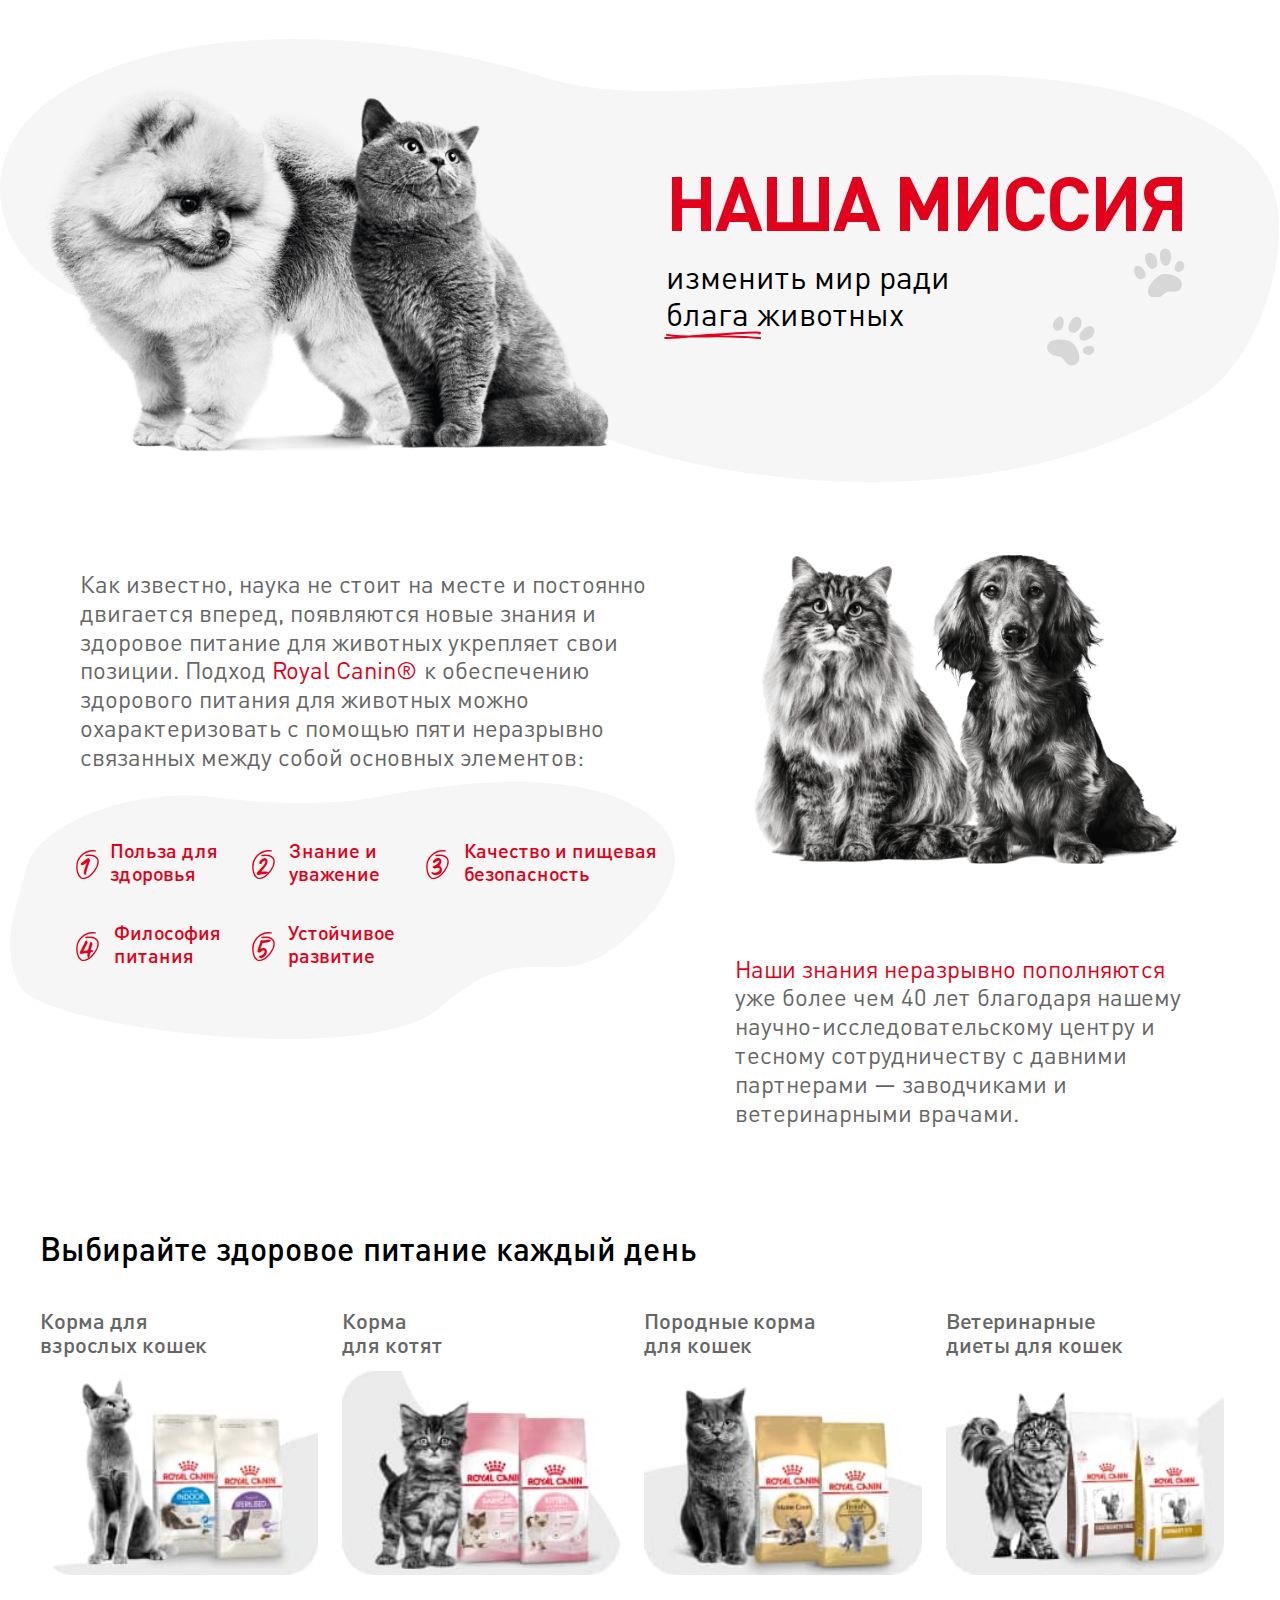
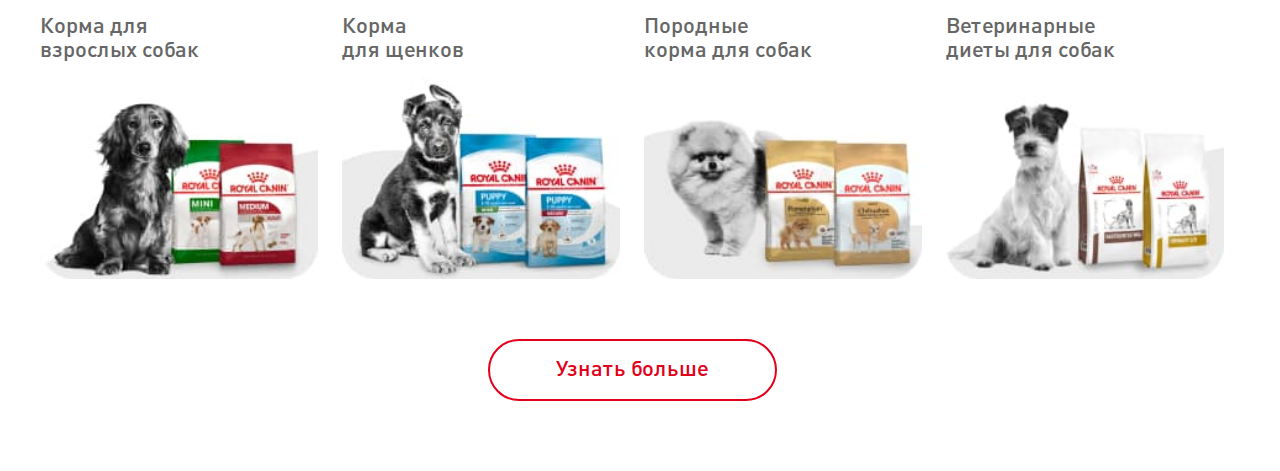
<file: index.html>
<!DOCTYPE html><html lang="ru"><head><meta charset="UTF-8"><meta http-equiv="X-UA-Compatible" content="IE=edge"><meta name="viewport" content="width=device-width,initial-scale=1"><link rel="preload" href="/fonts/DINPro-Regular.woff" as="font" type="font/woff" crossorigin><link rel="preload" href="/fonts/DINPro-Regular.woff2" as="font" type="font/woff2" crossorigin><link rel="preload" href="/fonts/DINPro-Medium.woff" as="font" type="font/woff" crossorigin><link rel="preload" href="/fonts/DINPro-Medium.woff2" as="font" type="font/woff2" crossorigin><link rel="preload" href="/fonts/DINPro-Bold.woff" as="font" type="font/woff" crossorigin><link rel="preload" href="/fonts/DINPro-Bold.woff2" as="font" type="font/woff2" crossorigin><link rel="preload" href="/fonts/Lumios-Marker.woff" as="font" type="font/woff" crossorigin><link rel="preload" href="/fonts/Lumios-Marker.woff2" as="font" type="font/woff2" crossorigin><link rel="stylesheet" href="./css/style.css"><title>Royal Canin - Наша миссия изменить мир ради блага животных.</title></head><body><main><section class="hero-rc"><h1 hidden>Royal Canin - Наша Миссия.</h1><div class="container pic"><div class="hero-rc__wrapper"><picture><source media="(max-width: 767px)" srcset="./images/hero-pets-mobile.png, ./images/hero-pets-mobile@2x.png 2x"><source media="(max-width: 1439px)" srcset="./images/hero-pets-tablet.png, ./images/hero-pets-tablet@2x.png 2x"><img class="hero-rc__image" src="./images/hero-pets-desktop.png" srcset="./images/hero-pets-desktop.png, ./images/hero-pets-desktop@2x.png 2x" width="575" height="384" alt="Собака и кошка."></picture><tgroup class="hero-rc__titles"><h2 class="hero-rc__main-title sup1">Наша миссия</h2><h3 class="hero-rc__subtitle cap1">изменить мир ради<br><span>блага</span> животных</h3></tgroup></div></div></section><section class="advantages-rc"><h2 hidden>Преимущества кормов Royal Canin.</h2><div class="container pic"><div class="advantages-rc__wrapper"><div class="advantages-rc__text-top"><p class="advantages-rc__paragrapgh">Как известно, наука не стоит на месте и постоянно двигается вперед, появляются новые знания и здоровое питание для животных укрепляет свои позиции. Подход <span class="advantages-rc__paragrapgh--red">Royal Canin®</span> к обеспечению здорового питания для животных можно охарактеризовать с помощью пяти неразрывно связанных между собой основных элементов:</p></div><ol class="advantages-rc__list text2"><li class="advantages-rc__item">Польза для<br>здоровья</li><li class="advantages-rc__item">Знание и<br>уважение</li><li class="advantages-rc__item">Качество и пищевая безопасность</li><li class="advantages-rc__item">Философия<br>питания</li><li class="advantages-rc__item">Устойчивое<br>развитие</li></ol><div class="advantages-rc__text-bottom"><p class="advantages-rc__paragrapgh"><span class="advantages-rc__paragrapgh--red">Наши знания неразрывно пополняются</span> уже более чем 40 лет благодаря нашему научно-исследовательскому центру и тесному сотрудничеству с давними партнерами — заводчиками и ветеринарными врачами.</p></div><picture><source media="(max-width: 767px)" srcset="./images/advantages-pets-mobile.png, ./images/advantages-pets-mobile@2x.png 2x"><source media="(max-width: 1439px)" srcset="./images/advantages-pets-tablet.png, ./images/advantages-pets-tablet@2x.png 2x"><img class="advantages-rc__image" src="./images/advantages-pets-desktop.png" srcset="./images/advantages-pets-desktop.png, ./images/advantages-pets-desktop@2x.png 2x" width="537" height="372" alt="Кошка и собака."></picture></div></div></section><section class="foods-rc"><h2 hidden>Выбирайте здоровое питание каждый день.</h2><div class="container pic"><div class="foods-rc__wrapper"><h2 class="foods-rc__title h2">Выбирайте здоровое питание каждый день</h2><ul class="foods-rc__list"><li class="foods-rc__item"><a class="foods-rc__link" href="adult-cats.html"><h3 class="foods-rc__card-title h5">Корма для<br>взрослых кошек</h3><div class="foods-rc__card-picture"><picture><source media="(max-width: 767px)" srcset="./images/foods-adult-cats-mobile.jpg, ./images/foods-adult-cats-mobile@2x.jpg 2x"><source media="(max-width: 1439px)" srcset="./images/foods-adult-cats-tablet.jpg, ./images/foods-adult-cats-tablet@2x.jpg 2x"><img class="foods-rc__image" src="./images/foods-adult-cats-desktop.jpg" srcset="./images/foods-adult-cats-desktop.jpg, ./images/foods-adult-cats-desktop@2x.jpg 2x" width="298" height="154" alt="Кошка рядом с кормом Royal Canin."></picture></div></a></li><li class="foods-rc__item"><a class="foods-rc__link" href="kitten.html"><h3 class="foods-rc__card-title h5">Корма<br>для котят</h3><div class="foods-rc__card-picture"><picture><source media="(max-width: 767px)" srcset="./images/foods-kitten-cats-mobile.jpg, ./images/foods-kitten-cats-mobile@2x.jpg 2x"><source media="(max-width: 1439px)" srcset="./images/foods-kitten-cats-tablet.jpg, ./images/foods-kitten-cats-tablet@2x.jpg 2x"><img class="foods-rc__image" src="./images/foods-kitten-cats-desktop.jpg" srcset="./images/foods-kitten-cats-desktop.jpg, ./images/foods-kitten-cats-desktop@2x.jpg 2x" width="298" height="154" alt="Котёнок рядом с кормом Royal Canin."></picture></div></a></li><li class="foods-rc__item"><a class="foods-rc__link" href="pedigree-cats.html"><h3 class="foods-rc__card-title h5">Породные корма<br>для кошек</h3><div class="foods-rc__card-picture"><picture><source media="(max-width: 767px)" srcset="./images/foods-pedigree-cats-mobile.jpg, ./images/foods-pedigree-cats-mobile@2x.jpg 2x"><source media="(max-width: 1439px)" srcset="./images/foods-pedigree-cats-tablet.jpg, ./images/foods-pedigree-cats-tablet@2x.jpg 2x"><img class="foods-rc__image" src="./images/foods-pedigree-cats-desktop.jpg" srcset="./images/foods-pedigree-cats-desktop.jpg, ./images/foods-pedigree-cats-desktop@2x.jpg 2x" width="298" height="154" alt="Кот рядом с кормом Royal Canin."></picture></div></a></li><li class="foods-rc__item"><a class="foods-rc__link" href="vet-cats.html"><h3 class="foods-rc__card-title h5">Ветеринарные<br>диеты для кошек</h3><div class="foods-rc__card-picture"><picture><source media="(max-width: 767px)" srcset="./images/foods-vet-cats-mobile.jpg, ./images/foods-vet-cats-mobile@2x.jpg 2x"><source media="(max-width: 1439px)" srcset="./images/foods-vet-cats-tablet.jpg, ./images/foods-vet-cats-tablet@2x.jpg 2x"><img class="foods-rc__image" src="./images/foods-vet-cats-desktop.jpg" srcset="./images/foods-vet-cats-desktop.jpg, ./images/foods-vet-cats-desktop@2x.jpg 2x" width="298" height="154" alt="Котёнок рядом с кормом Royal Canin."></picture></div></a></li><li class="foods-rc__item"><a class="foods-rc__link" href="adult-dogs.html"><h3 class="foods-rc__card-title h5">Корма для<br>взрослых собак</h3><div class="foods-rc__card-picture"><picture><source media="(max-width: 767px)" srcset="./images/foods-adult-dogs-mobile.jpg, ./images/foods-adult-dogs-mobile@2x.jpg 2x"><source media="(max-width: 1439px)" srcset="./images/foods-adult-dogs-tablet.jpg, ./images/foods-adult-dogs-tablet@2x.jpg 2x"><img class="foods-rc__image" src="./images/foods-adult-dogs-desktop.jpg" srcset="./images/foods-adult-dogs-desktop.jpg, ./images/foods-adult-dogs-desktop@2x.jpg 2x" width="298" height="154" alt="Собака рядом с кормом Royal Canin."></picture></div></a></li><li class="foods-rc__item"><a class="foods-rc__link" href="puppy.html"><h3 class="foods-rc__card-title h5">Корма<br>для щенков</h3><div class="foods-rc__card-picture"><picture><source media="(max-width: 767px)" srcset="./images/foods-puppy-dogs-mobile.jpg, ./images/foods-puppy-dogs-mobile@2x.jpg 2x"><source media="(max-width: 1439px)" srcset="./images/foods-puppy-dogs-tablet.jpg, ./images/foods-puppy-dogs-tablet@2x.jpg 2x"><img class="foods-rc__image" src="./images/foods-puppy-dogs-desktop.jpg" srcset="./images/foods-puppy-dogs-desktop.jpg, ./images/foods-puppy-dogs-desktop@2x.jpg 2x" width="298" height="154" alt="Щенок рядом с кормом Royal Canin."></picture></div></a></li><li class="foods-rc__item"><a class="foods-rc__link" href="pedigree-dogs.html"><h3 class="foods-rc__card-title h5">Породные<br>корма для собак</h3><div class="foods-rc__card-picture"><picture><source media="(max-width: 767px)" srcset="./images/foods-pedigree-dogs-mobile.jpg, ./images/foods-pedigree-dogs-mobile@2x.jpg 2x"><source media="(max-width: 1439px)" srcset="./images/foods-pedigree-dogs-tablet.jpg, ./images/foods-pedigree-dogs-tablet@2x.jpg 2x"><img class="foods-rc__image" src="./images/foods-pedigree-dogs-desktop.jpg" srcset="./images/foods-pedigree-dogs-desktop.jpg, ./images/foods-pedigree-dogs-desktop@2x.jpg 2x" width="298" height="154" alt="Собака рядом с кормом Royal Canin."></picture></div></a></li><li class="foods-rc__item"><a class="foods-rc__link" href="vet-dogs.html"><h3 class="foods-rc__card-title h5">Ветеринарные<br>диеты для собак</h3><div class="foods-rc__card-picture"><picture><source media="(max-width: 767px)" srcset="./images/foods-vet-dogs-mobile.jpg, ./images/foods-vet-dogs-mobile@2x.jpg 2x"><source media="(max-width: 1439px)" srcset="./images/foods-vet-dogs-tablet.jpg, ./images/foods-vet-dogs-tablet@2x.jpg 2x"><img class="foods-rc__image" src="./images/foods-vet-dogs-desktop.jpg" srcset="./images/foods-vet-dogs-desktop.jpg, ./images/foods-vet-dogs-desktop@2x.jpg 2x" width="298" height="154" alt="Собака рядом с кормом Royal Canin."></picture></div></a></li></ul><button class="foods-rc__button">Узнать больше</button></div></div></section><section class="achivments-rc"><h2 hidden>Гарантии качества и безопасности.</h2><div class="container pic"><div class="achivments-rc__wrapper"><h3 class="achivments-rc__title h2">Полная ответственность за качество, безопасность и прозрачность</h3><dl class="achivments-rc__list"><div class="achivments-rc__item"><dt class="achivments-rc__term">200 лабораторий</dt><dd class="achivments-rc__definition">ежедневно контролируют соответствие сырья и готовой продукции;</dd></div><div class="achivments-rc__item"><dt class="achivments-rc__term">100 видов</dt><dd class="achivments-rc__definition">анализа качества и безопасности<br>готовой продукции;</dd></div><div class="achivments-rc__item"><dt class="achivments-rc__term">500 тыс. анализов</dt><dd class="achivments-rc__definition">различных анализов проводится ежегодно на заводах.</dd></div></dl></div></div></section><section class="health-rc"><h2 hidden>Уникальная формула здоровья каждого питомца.</h2><div class="container pic"><div class="health-rc__wrapper"><h3 class="health-rc__title h2">Здоровье каждого питомца уникально</h3><dl class="health-rc__list"><div class="health-rc__item"><dt class="health-rc__term">Уникальные потребности</dt><dd class="health-rc__definition">Благодаря сотрудничеству с <span>ветеринарными врачами</span>, заводчиками и другими профессионалами Royal Canin® детально изучает потребности животных.</dd></div><div class="health-rc__item"><dt class="health-rc__term">Уникальная формула</dt><dd class="health-rc__definition">В каждой формуле количество питательных веществ точно рассчитано для удовлетворения уникальных потребностей вашего питомца.</dd></div><div class="health-rc__item health-rc__item--equal"><dt class="health-rc__term health-rc__term--white">Уникальный результат</dt><dd class="health-rc__definition health-rc__definition--white">Результат нашей работы – питание, максимально точно учитывающее особенности здоровья каждого животного.</dd></div></dl></div></div></section></main><script src="./js/main.js"></script></body></html>
</file>
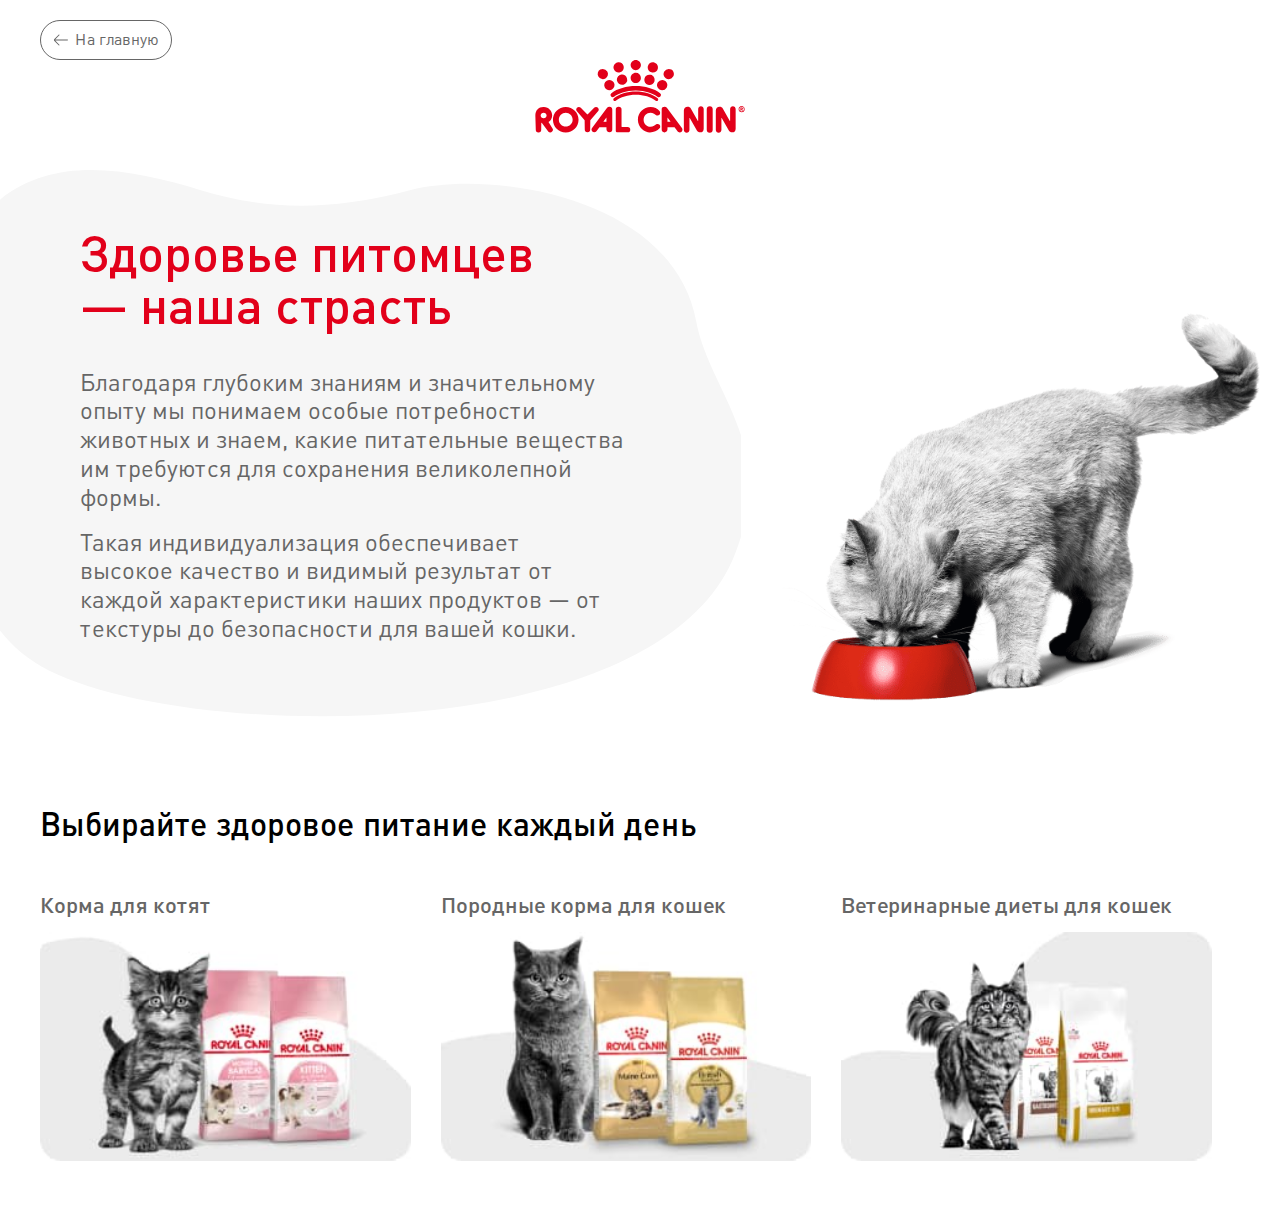
<file: adult-cats.html>
<!DOCTYPE html><html lang="ru"><head><meta charset="UTF-8"><meta http-equiv="X-UA-Compatible" content="IE=edge"><meta name="viewport" content="width=device-width,initial-scale=1"><link rel="preload" href="/fonts/DINPro-Regular.woff" as="font" type="font/woff" crossorigin><link rel="preload" href="/fonts/DINPro-Regular.woff2" as="font" type="font/woff2" crossorigin><link rel="preload" href="/fonts/DINPro-Medium.woff" as="font" type="font/woff" crossorigin><link rel="preload" href="/fonts/DINPro-Medium.woff2" as="font" type="font/woff2" crossorigin><link rel="preload" href="/fonts/DINPro-Bold.woff" as="font" type="font/woff" crossorigin><link rel="preload" href="/fonts/DINPro-Bold.woff2" as="font" type="font/woff2" crossorigin><link rel="preload" href="/fonts/Lumios-Marker.woff" as="font" type="font/woff" crossorigin><link rel="preload" href="/fonts/Lumios-Marker.woff2" as="font" type="font/woff2" crossorigin><link rel="stylesheet" href="./css/style.css"><title>Корма для взрослых кошек</title></head><body><main><header><div class="container pic"><a class="button-back-rc" href="./index.html"><svg width="16" height="16" viewBox="0 0 16 16" fill="currentColor" xmlns="http://www.w3.org/2000/svg"><path d="M1.355 6.94205L5.645 2.64705C5.69162 2.60043 5.74696 2.56345 5.80788 2.53822C5.86879 2.51299 5.93407 2.5 6 2.5C6.13315 2.5 6.26085 2.55289 6.355 2.64705C6.44915 2.7412 6.50205 2.8689 6.50205 3.00205C6.50205 3.1352 6.44915 3.26289 6.355 3.35705L2.205 7.50205H14.5C14.6326 7.50205 14.7598 7.55472 14.8536 7.64849C14.9473 7.74226 15 7.86944 15 8.00205C15 8.13465 14.9473 8.26183 14.8536 8.3556C14.7598 8.44937 14.6326 8.50205 14.5 8.50205H2.205L6.355 12.647C6.40186 12.6935 6.43906 12.7488 6.46445 12.8098C6.48983 12.8707 6.5029 12.936 6.5029 13.002C6.5029 13.0681 6.48983 13.1334 6.46445 13.1943C6.43906 13.2553 6.40186 13.3106 6.355 13.357C6.30852 13.4039 6.25322 13.4411 6.19229 13.4665C6.13136 13.4919 6.06601 13.5049 6 13.5049C5.93399 13.5049 5.86864 13.4919 5.80771 13.4665C5.74678 13.4411 5.69148 13.4039 5.645 13.357L1.355 9.06205C1.0741 8.7808 0.91632 8.39955 0.91632 8.00205C0.91632 7.60454 1.0741 7.2233 1.355 6.94205Z"/></svg> На главную </a><img class="logo-rc" src="./images/logo-rc.svg" width="210" height="73" alt="Логотип Royal Canin."></div></header><section class="hero-adult"><h1 hidden>Royal Canin - Корма для взрослых кошек.</h1><div class="container pic"><div class="hero-adult__wrapper"><div class="hero-adult__content"><h2 class="hero-adult__title h1">Здоровье питомцев<br>— наша страсть</h2><div class="hero-adult__text"><p class="hero-adult__paragraph">Благодаря глубоким знаниям и значительному опыту мы понимаем особые потребности животных и знаем, какие питательные вещества им требуются для сохранения великолепной формы.</p><p class="hero-adult__paragraph">Такая индивидуализация обеспечивает высокое качество и видимый результат от каждой характеристики наших продуктов — от текстуры до безопасности для вашей кошки.</p></div></div><picture><source media="(max-width: 767px)" srcset="./images/adult-cat-mobile.png, ./images/adult-cat-mobile@2x.png 2x"><source media="(max-width: 1439px)" srcset="./images/adult-cat-tablet.png, ./images/adult-cat-tablet@2x.png 2x"><img class="hero-adult__image" src="./images/adult-cat-desktop.png" srcset="./images/adult-cat-desktop.png, ./images/adult-cat-desktop@2x.png 2x" width="687" height="544" alt="Кошка кушает из красной миски."></picture></div></div></section><section class="foods-adult"><h2 hidden>Выбирайте здоровое питание каждый день.</h2><div class="container pic"><div class="foods-adult__wrapper"><h2 class="foods-adult__title h2">Выбирайте здоровое питание каждый день</h2><ul class="foods-adult__list"><li class="foods-adult__item"><a class="foods-adult__link" href="kitten.html"><h3 class="foods-adult__card-title h5">Корма для котят</h3><div class="foods-adult__card-picture"><picture><source media="(max-width: 767px)" srcset="./images/adult-cat-food-kitten-mobile.jpg, ./images/adult-cat-food-kitten-mobile@2x.jpg 2x"><source media="(max-width: 1439px)" srcset="./images/adult-cat-food-kitten-tablet.jpg, ./images/adult-cat-food-kitten-tablet@2x.jpg 2x"><img class="foods-adult__image" src="./images/adult-cat-food-kitten-desktop.jpg" srcset="./images/adult-cat-food-kitten-desktop.jpg, ./images/adult-cat-food-kitten-desktop@2x.jpg 2x" width="403" height="250" alt="Котенок рядом с кормом Royal Canin."></picture></div></a></li><li class="foods-adult__item"><a class="foods-adult__link" href="pedigree-cats.html"><h3 class="foods-adult__card-title h5">Породные корма для кошек</h3><div class="foods-adult__card-picture"><picture><source media="(max-width: 767px)" srcset="./images/adult-cat-food-pedigree-mobile.jpg, ./images/adult-cat-food-pedigree-mobile@2x.jpg 2x"><source media="(max-width: 1439px)" srcset="./images/adult-cat-food-pedigree-tablet.jpg, ./images/adult-cat-food-pedigree-tablet@2x.jpg 2x"><img class="foods-adult__image" src="./images/adult-cat-food-pedigree-desktop.jpg" srcset="./images/adult-cat-food-pedigree-desktop.jpg, ./images/adult-cat-food-pedigree-desktop@2x.jpg 2x" width="403" height="250" alt="Кошка рядом с кормом Royal Canin."></picture></div></a></li><li class="foods-adult__item"><a class="foods-adult__link" href="vet-cats.html"><h3 class="foods-adult__card-title h5">Ветеринарные диеты для кошек</h3><div class="foods-adult__card-picture"><picture><source media="(max-width: 767px)" srcset="./images/adult-cat-food-vet-mobile.jpg, ./images/adult-cat-food-vet-mobile@2x.jpg 2x"><source media="(max-width: 1439px)" srcset="./images/adult-cat-food-vet-tablet.jpg, ./images/adult-cat-food-vet-tablet@2x.jpg 2x"><img class="foods-adult__image" src="./images/adult-cat-food-vet-desktop.jpg" srcset="./images/adult-cat-food-vet-desktop.jpg, ./images/adult-cat-food-vet-desktop@2x.jpg 2x" width="403" height="250" alt="Кошка рядом с кормом Royal Canin."></picture></div></a></li></ul></div></div></section></main></body></html>
</file>
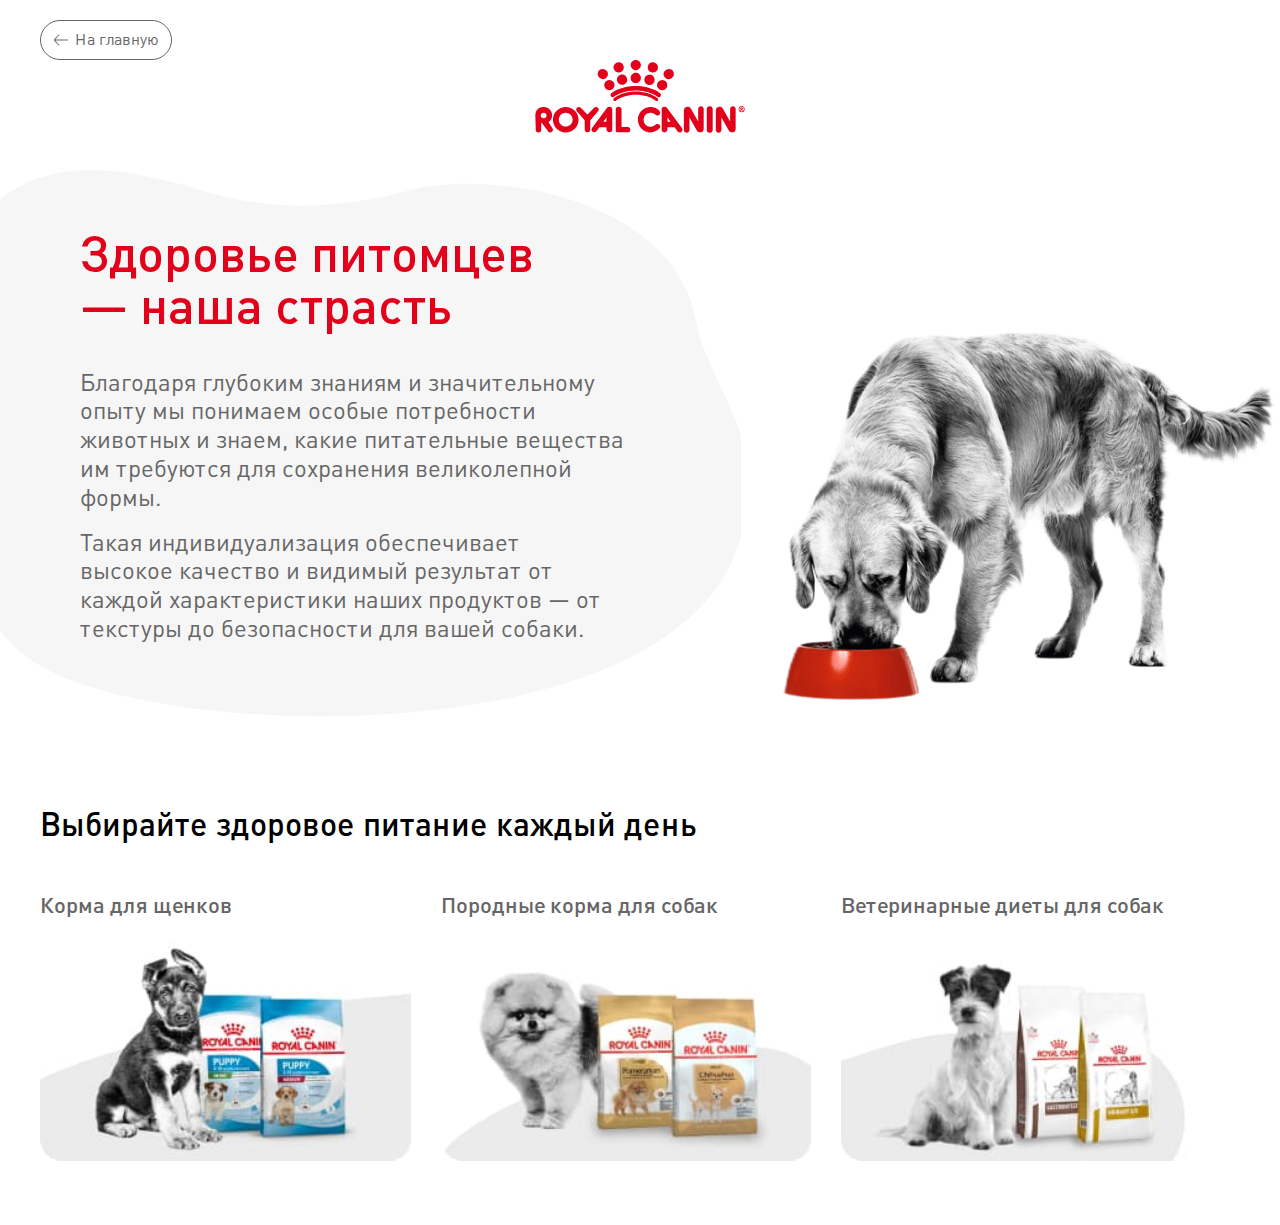
<file: adult-dogs.html>
<!DOCTYPE html><html lang="ru"><head><meta charset="UTF-8"><meta http-equiv="X-UA-Compatible" content="IE=edge"><meta name="viewport" content="width=device-width,initial-scale=1"><link rel="preload" href="/fonts/DINPro-Regular.woff" as="font" type="font/woff" crossorigin><link rel="preload" href="/fonts/DINPro-Regular.woff2" as="font" type="font/woff2" crossorigin><link rel="preload" href="/fonts/DINPro-Medium.woff" as="font" type="font/woff" crossorigin><link rel="preload" href="/fonts/DINPro-Medium.woff2" as="font" type="font/woff2" crossorigin><link rel="preload" href="/fonts/DINPro-Bold.woff" as="font" type="font/woff" crossorigin><link rel="preload" href="/fonts/DINPro-Bold.woff2" as="font" type="font/woff2" crossorigin><link rel="preload" href="/fonts/Lumios-Marker.woff" as="font" type="font/woff" crossorigin><link rel="preload" href="/fonts/Lumios-Marker.woff2" as="font" type="font/woff2" crossorigin><link rel="stylesheet" href="./css/style.css"><title>Корма для взрослых собак</title></head><body><main><header><div class="container pic"><a class="button-back-rc" href="./index.html"><svg width="16" height="16" viewBox="0 0 16 16" fill="currentColor" xmlns="http://www.w3.org/2000/svg"><path d="M1.355 6.94205L5.645 2.64705C5.69162 2.60043 5.74696 2.56345 5.80788 2.53822C5.86879 2.51299 5.93407 2.5 6 2.5C6.13315 2.5 6.26085 2.55289 6.355 2.64705C6.44915 2.7412 6.50205 2.8689 6.50205 3.00205C6.50205 3.1352 6.44915 3.26289 6.355 3.35705L2.205 7.50205H14.5C14.6326 7.50205 14.7598 7.55472 14.8536 7.64849C14.9473 7.74226 15 7.86944 15 8.00205C15 8.13465 14.9473 8.26183 14.8536 8.3556C14.7598 8.44937 14.6326 8.50205 14.5 8.50205H2.205L6.355 12.647C6.40186 12.6935 6.43906 12.7488 6.46445 12.8098C6.48983 12.8707 6.5029 12.936 6.5029 13.002C6.5029 13.0681 6.48983 13.1334 6.46445 13.1943C6.43906 13.2553 6.40186 13.3106 6.355 13.357C6.30852 13.4039 6.25322 13.4411 6.19229 13.4665C6.13136 13.4919 6.06601 13.5049 6 13.5049C5.93399 13.5049 5.86864 13.4919 5.80771 13.4665C5.74678 13.4411 5.69148 13.4039 5.645 13.357L1.355 9.06205C1.0741 8.7808 0.91632 8.39955 0.91632 8.00205C0.91632 7.60454 1.0741 7.2233 1.355 6.94205Z"/></svg> На главную </a><img class="logo-rc" src="./images/logo-rc.svg" width="210" height="73" alt="Логотип Royal Canin."></div></header><section class="hero-adult"><h1 hidden>Royal Canin - Корма для взрослых собак.</h1><div class="container pic"><div class="hero-adult__wrapper"><div class="hero-adult__content"><h2 class="hero-adult__title h1">Здоровье питомцев<br>— наша страсть</h2><div class="hero-adult__text"><p class="hero-adult__paragraph">Благодаря глубоким знаниям и значительному опыту мы понимаем особые потребности животных и знаем, какие питательные вещества им требуются для сохранения великолепной формы.</p><p class="hero-adult__paragraph">Такая индивидуализация обеспечивает высокое качество и видимый результат от каждой характеристики наших продуктов — от текстуры до безопасности для вашей собаки.</p></div></div><picture><source media="(max-width: 767px)" srcset="./images/adult-dog-mobile.png, ./images/adult-dog-mobile@2x.png 2x"><source media="(max-width: 1439px)" srcset="./images/adult-dog-tablet.png, ./images/adult-dog-tablet@2x.png 2x"><img class="hero-adult__image hero-adult__image--dog" src="./images/adult-dog-desktop.png" srcset="./images/adult-dog-desktop.png, ./images/adult-dog-desktop@2x.png 2x" width="644" height="487" alt="Собака кушает из красной миски."></picture></div></div></section><section class="foods-adult"><h2 hidden>Выбирайте здоровое питание каждый день.</h2><div class="container pic"><div class="foods-adult__wrapper"><h2 class="foods-adult__title h2">Выбирайте здоровое питание каждый день</h2><ul class="foods-adult__list"><li class="foods-adult__item"><a class="foods-adult__link" href="puppy.html"><h3 class="foods-adult__card-title h5">Корма для щенков</h3><div class="foods-adult__card-picture"><picture><source media="(max-width: 767px)" srcset="./images/adult-dog-food-puppy-mobile.jpg, ./images/adult-dog-food-puppy-mobile@2x.jpg 2x"><source media="(max-width: 1439px)" srcset="./images/adult-dog-food-puppy-tablet.jpg, ./images/adult-dog-food-puppy-tablet@2x.jpg 2x"><img class="foods-adult__image" src="./images/adult-dog-food-puppy-desktop.jpg" srcset="./images/adult-dog-food-puppy-desktop.jpg, ./images/adult-dog-food-puppy-desktop@2x.jpg 2x" width="403" height="250" alt="Щенок рядом с кормом Royal Canin."></picture></div></a></li><li class="foods-adult__item"><a class="foods-adult__link" href="pedigree-dogs.html"><h3 class="foods-adult__card-title h5">Породные корма для собак</h3><div class="foods-adult__card-picture"><picture><source media="(max-width: 767px)" srcset="./images/adult-dog-food-pedigree-mobile.jpg, ./images/adult-dog-food-pedigree-mobile@2x.jpg 2x"><source media="(max-width: 1439px)" srcset="./images/adult-dog-food-pedigree-tablet.jpg, ./images/adult-dog-food-pedigree-tablet@2x.jpg 2x"><img class="foods-adult__image" src="./images/adult-dog-food-pedigree-desktop.jpg" srcset="./images/adult-dog-food-pedigree-desktop.jpg, ./images/adult-dog-food-pedigree-desktop@2x.jpg 2x" width="403" height="250" alt="Собака рядом с кормом Royal Canin."></picture></div></a></li><li class="foods-adult__item"><a class="foods-adult__link" href="vet-dogs.html"><h3 class="foods-adult__card-title h5">Ветеринарные диеты для собак</h3><div class="foods-adult__card-picture"><picture><source media="(max-width: 767px)" srcset="./images/adult-dog-food-vet-mobile.jpg, ./images/adult-dog-food-vet-mobile@2x.jpg 2x"><source media="(max-width: 1439px)" srcset="./images/adult-dog-food-vet-tablet.jpg, ./images/adult-dog-food-vet-tablet@2x.jpg 2x"><img class="foods-adult__image" src="./images/adult-dog-food-vet-desktop.jpg" srcset="./images/adult-dog-food-vet-desktop.jpg, ./images/adult-dog-food-vet-desktop@2x.jpg 2x" width="403" height="250" alt="Собака рядом с кормом Royal Canin."></picture></div></a></li></ul></div></div></section></main></body></html>
</file>
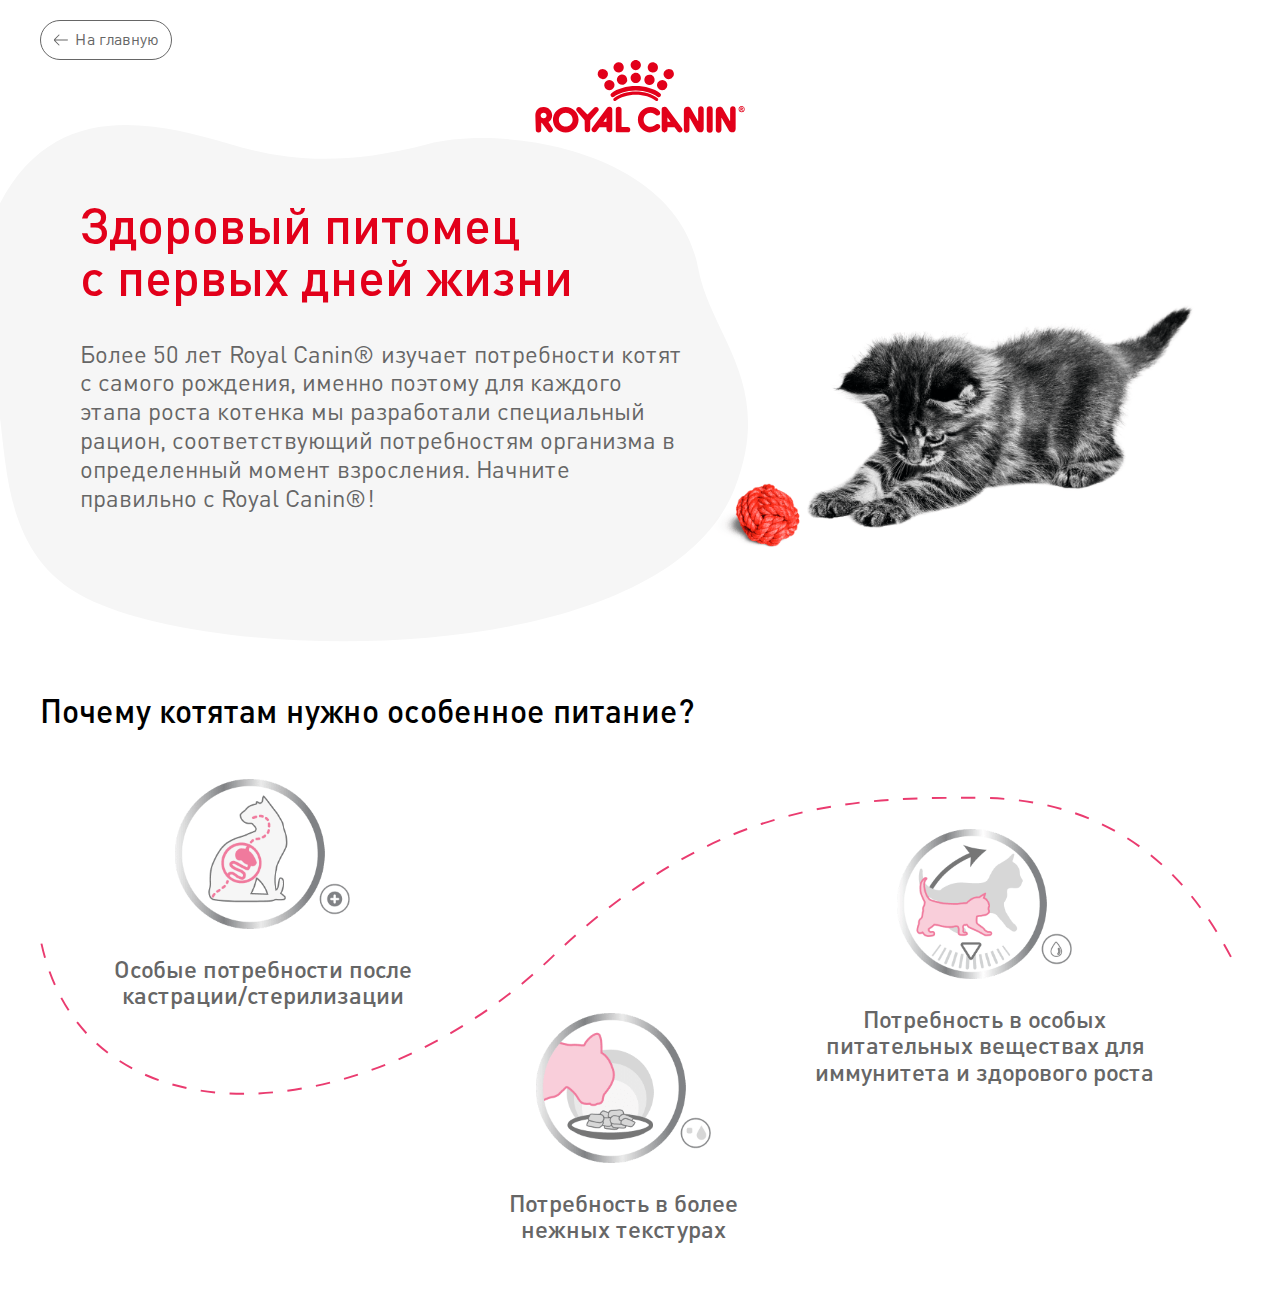
<file: kitten.html>
<!DOCTYPE html><html lang="ru"><head><meta charset="UTF-8"><meta http-equiv="X-UA-Compatible" content="IE=edge"><meta name="viewport" content="width=device-width,initial-scale=1"><link rel="preload" href="/fonts/DINPro-Regular.woff" as="font" type="font/woff" crossorigin><link rel="preload" href="/fonts/DINPro-Regular.woff2" as="font" type="font/woff2" crossorigin><link rel="preload" href="/fonts/DINPro-Medium.woff" as="font" type="font/woff" crossorigin><link rel="preload" href="/fonts/DINPro-Medium.woff2" as="font" type="font/woff2" crossorigin><link rel="preload" href="/fonts/DINPro-Bold.woff" as="font" type="font/woff" crossorigin><link rel="preload" href="/fonts/DINPro-Bold.woff2" as="font" type="font/woff2" crossorigin><link rel="preload" href="/fonts/Lumios-Marker.woff" as="font" type="font/woff" crossorigin><link rel="preload" href="/fonts/Lumios-Marker.woff2" as="font" type="font/woff2" crossorigin><link rel="stylesheet" href="./css/style.css"><title>Корма для котят</title></head><body><main><header><div class="container pic"><a class="button-back-rc" href="./index.html"><svg width="16" height="16" viewBox="0 0 16 16" fill="currentColor" xmlns="http://www.w3.org/2000/svg"><path d="M1.355 6.94205L5.645 2.64705C5.69162 2.60043 5.74696 2.56345 5.80788 2.53822C5.86879 2.51299 5.93407 2.5 6 2.5C6.13315 2.5 6.26085 2.55289 6.355 2.64705C6.44915 2.7412 6.50205 2.8689 6.50205 3.00205C6.50205 3.1352 6.44915 3.26289 6.355 3.35705L2.205 7.50205H14.5C14.6326 7.50205 14.7598 7.55472 14.8536 7.64849C14.9473 7.74226 15 7.86944 15 8.00205C15 8.13465 14.9473 8.26183 14.8536 8.3556C14.7598 8.44937 14.6326 8.50205 14.5 8.50205H2.205L6.355 12.647C6.40186 12.6935 6.43906 12.7488 6.46445 12.8098C6.48983 12.8707 6.5029 12.936 6.5029 13.002C6.5029 13.0681 6.48983 13.1334 6.46445 13.1943C6.43906 13.2553 6.40186 13.3106 6.355 13.357C6.30852 13.4039 6.25322 13.4411 6.19229 13.4665C6.13136 13.4919 6.06601 13.5049 6 13.5049C5.93399 13.5049 5.86864 13.4919 5.80771 13.4665C5.74678 13.4411 5.69148 13.4039 5.645 13.357L1.355 9.06205C1.0741 8.7808 0.91632 8.39955 0.91632 8.00205C0.91632 7.60454 1.0741 7.2233 1.355 6.94205Z"/></svg> На главную </a><img class="logo-rc" src="./images/logo-rc.svg" width="210" height="73" alt="Логотип Royal Canin."></div></header><section class="hero-little"><h1 hidden>Royal Canin - Корма для котят.</h1><div class="container pic"><div class="hero-little__wrapper"><div class="hero-little__content"><h2 class="hero-little__title h1">Здоровый питомец<br>с первых дней жизни</h2><p class="hero-little__paragraph text1">Более 50 лет Royal Canin® изучает потребности котят с самого рождения, именно поэтому для каждого этапа роста котенка мы разработали специальный рацион, соответствующий потребностям организма в определенный момент взросления. Начните правильно с Royal Canin®!</p></div><picture><source media="(max-width: 767px)" srcset="./images/kitten-mobile.png, ./images/kitten-mobile@2x.png 2x"><source media="(max-width: 1439px)" srcset="./images/kitten-tablet.png, ./images/kitten-tablet@2x.png 2x"><img class="hero-little__image" src="./images/kitten-desktop.png" srcset="./images/kitten-desktop.png, ./images/kitten-desktop@2x.png 2x" width="681" height="375" alt="Котенок играется с красным клубком."></picture></div></div></section><section class="features-little"><h2 hidden>Особенное питание для котят.</h2><div class="container pic"><div class="features-little__wrapper"><h2 class="features-little__title h2">Почему котятам нужно особенное питание?</h2><ul class="features-little__list"><li class="features-little__item"><img class="features-little__icon" src="./images/kitten-features-1.png" width="175" height="150" alt="Силует кота со схемой его пищеворения."><h3 class="features-little__subtitle h4">Особые потребности после кастрации/стерилизации</h3></li><li class="features-little__item"><img class="features-little__icon" src="./images/kitten-features-2.png" width="175" height="150" alt="Кот кушает из миски."><h3 class="features-little__subtitle h4">Потребность в более нежных текстурах</h3></li><li class="features-little__item"><img class="features-little__icon" src="./images/kitten-features-3.png" width="175" height="150" alt="Рост и взросление кота."><h3 class="features-little__subtitle h4">Потребность в особых питательных веществах для иммунитета и здорового роста</h3></li><svg class="features-little__dotted-line" width="1234" height="310" viewBox="0 0 1234 310" fill="none" stroke="currentColor" xmlns="http://www.w3.org/2000/svg"><path d="M1.5 152.499C49 367.498 341 347.5 530 166.5C699.697 3.98625 840.391 1.49991 969 1.5C1132 1.50012 1200 104.5 1233 166.5" stroke-width="2" stroke-dasharray="15 15"/></svg></ul></div></div></section></main></body></html>
</file>
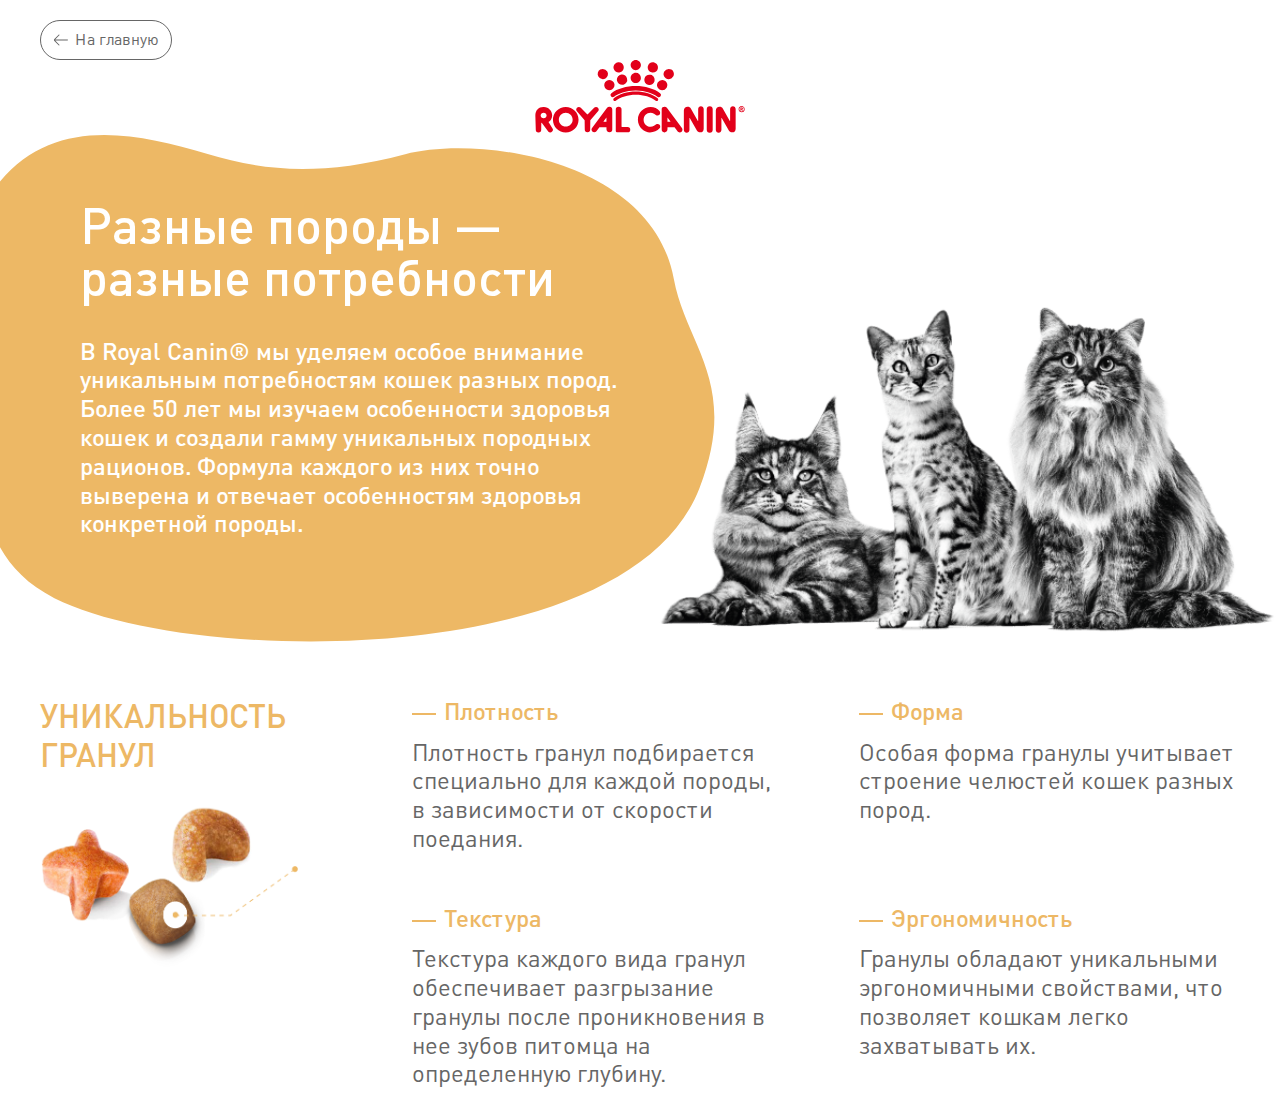
<file: pedigree-cats.html>
<!DOCTYPE html><html lang="ru"><head><meta charset="UTF-8"><meta http-equiv="X-UA-Compatible" content="IE=edge"><meta name="viewport" content="width=device-width,initial-scale=1"><link rel="preload" href="/fonts/DINPro-Regular.woff" as="font" type="font/woff" crossorigin><link rel="preload" href="/fonts/DINPro-Regular.woff2" as="font" type="font/woff2" crossorigin><link rel="preload" href="/fonts/DINPro-Medium.woff" as="font" type="font/woff" crossorigin><link rel="preload" href="/fonts/DINPro-Medium.woff2" as="font" type="font/woff2" crossorigin><link rel="preload" href="/fonts/DINPro-Bold.woff" as="font" type="font/woff" crossorigin><link rel="preload" href="/fonts/DINPro-Bold.woff2" as="font" type="font/woff2" crossorigin><link rel="preload" href="/fonts/Lumios-Marker.woff" as="font" type="font/woff" crossorigin><link rel="preload" href="/fonts/Lumios-Marker.woff2" as="font" type="font/woff2" crossorigin><link rel="stylesheet" href="./css/style.css"><title>Породные корма для кошек</title></head><body><main><header><div class="container pic"><a class="button-back-rc" href="./index.html"><svg width="16" height="16" viewBox="0 0 16 16" fill="currentColor" xmlns="http://www.w3.org/2000/svg"><path d="M1.355 6.94205L5.645 2.64705C5.69162 2.60043 5.74696 2.56345 5.80788 2.53822C5.86879 2.51299 5.93407 2.5 6 2.5C6.13315 2.5 6.26085 2.55289 6.355 2.64705C6.44915 2.7412 6.50205 2.8689 6.50205 3.00205C6.50205 3.1352 6.44915 3.26289 6.355 3.35705L2.205 7.50205H14.5C14.6326 7.50205 14.7598 7.55472 14.8536 7.64849C14.9473 7.74226 15 7.86944 15 8.00205C15 8.13465 14.9473 8.26183 14.8536 8.3556C14.7598 8.44937 14.6326 8.50205 14.5 8.50205H2.205L6.355 12.647C6.40186 12.6935 6.43906 12.7488 6.46445 12.8098C6.48983 12.8707 6.5029 12.936 6.5029 13.002C6.5029 13.0681 6.48983 13.1334 6.46445 13.1943C6.43906 13.2553 6.40186 13.3106 6.355 13.357C6.30852 13.4039 6.25322 13.4411 6.19229 13.4665C6.13136 13.4919 6.06601 13.5049 6 13.5049C5.93399 13.5049 5.86864 13.4919 5.80771 13.4665C5.74678 13.4411 5.69148 13.4039 5.645 13.357L1.355 9.06205C1.0741 8.7808 0.91632 8.39955 0.91632 8.00205C0.91632 7.60454 1.0741 7.2233 1.355 6.94205Z"/></svg> На главную </a><img class="logo-rc" src="./images/logo-rc.svg" width="210" height="73" alt="Логотип Royal Canin."></div></header><section class="hero-pedigree"><h1 hidden>Royal Canin - Породные корма для кошек.</h1><div class="container pic"><div class="hero-pedigree__wrapper"><div class="hero-pedigree__content"><h2 class="hero-pedigree__title h1">Разные породы —<br>разные потребности</h2><p class="hero-pedigree__paragraph text5">В Royal Canin® мы уделяем особое внимание уникальным потребностям кошек разных пород. Более 50 лет мы изучаем особенности здоровья кошек и создали гамму уникальных породных рационов. Формула каждого из них точно выверена и отвечает особенностям здоровья конкретной породы.</p></div><picture><source media="(max-width: 767px)" srcset="./images/pedigree-cat-mobile.png, ./images/pedigree-cat-mobile@2x.png 2x"><source media="(max-width: 1439px)" srcset="./images/pedigree-cat-tablet.png, ./images/pedigree-cat-tablet@2x.png 2x"><img class="hero-pedigree__image" src="./images/pedigree-cat-desktop.png" srcset="./images/pedigree-cat-desktop.png, ./images/pedigree-cat-desktop@2x.png 2x" width="774" height="416" alt="Три кота сидят и смотрят на тебя."></picture></div></div></section><section class="unique-pedigree"><h2 hidden>Уникальность гранул кормов Royal Canin.</h2><div class="container pic"><div class="unique-pedigree__wrapper"><div class="unique-pedigree__heading"><h3 class="unique-pedigree__title h2caps">Уникальность гранул</h3><picture><source media="(max-width: 767px)" srcset="./images/pedigree-unique-mobile.png, ./images/pedigree-unique-mobile@2x.png 2x"><img class="unique-pedigree__image" src="./images/pedigree-unique-desktop.png" srcset="./images/pedigree-unique-desktop.png, ./images/pedigree-unique-desktop@2x.png 2x" width="258" height="170" alt="Три гранулы разной формы корма Royal Canin."></picture></div><ul class="unique-pedigree__list"><li class="unique-pedigree__item"><h4 class="unique-pedigree__subtitle h4">Плотность</h4><p class="unique-pedigree__description text4">Плотность гранул подбирается специально для каждой породы, в зависимости от скорости поедания.</p></li><li class="unique-pedigree__item"><h4 class="unique-pedigree__subtitle h4">Форма</h4><p class="unique-pedigree__description text4">Особая форма гранулы учитывает строение челюстей кошек разных пород.</p></li><li class="unique-pedigree__item"><h4 class="unique-pedigree__subtitle h4">Текстура</h4><p class="unique-pedigree__description text4">Текстура каждого вида гранул обеспечивает разгрызание гранулы после проникновения в нее зубов питомца на определенную глубину.</p></li><li class="unique-pedigree__item"><h4 class="unique-pedigree__subtitle h4">Эргономичность</h4><p class="unique-pedigree__description text4">Гранулы обладают уникальными эргономичными свойствами, что позволяет кошкам легко захватывать их.</p></li></ul></div></div></section></main></body></html>
</file>
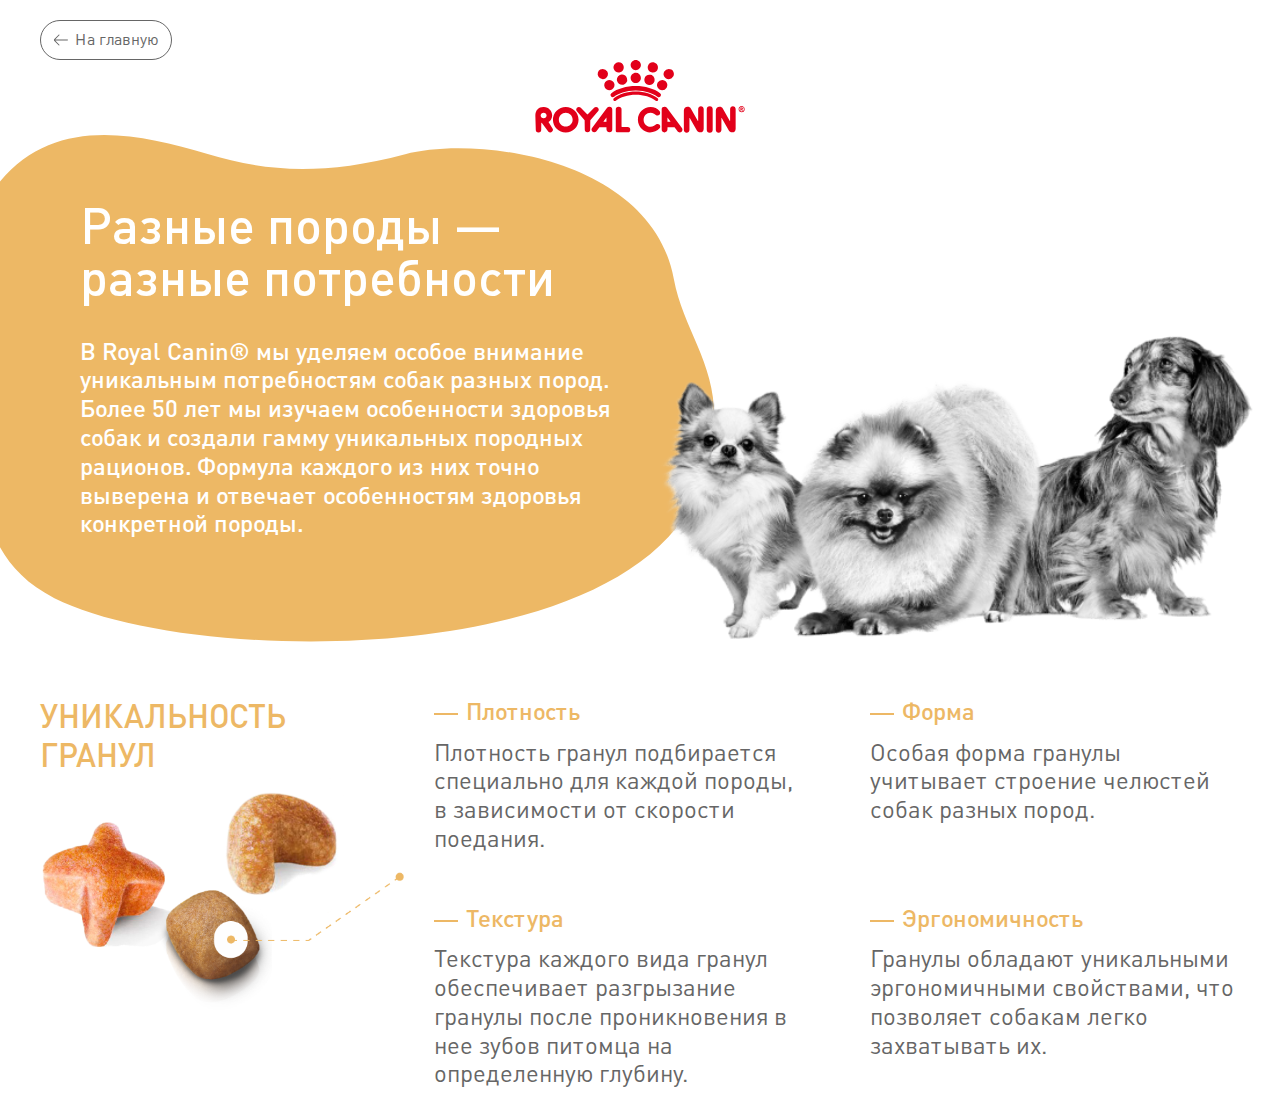
<file: pedigree-dogs.html>
<!DOCTYPE html><html lang="ru"><head><meta charset="UTF-8"><meta http-equiv="X-UA-Compatible" content="IE=edge"><meta name="viewport" content="width=device-width,initial-scale=1"><link rel="preload" href="/fonts/DINPro-Regular.woff" as="font" type="font/woff" crossorigin><link rel="preload" href="/fonts/DINPro-Regular.woff2" as="font" type="font/woff2" crossorigin><link rel="preload" href="/fonts/DINPro-Medium.woff" as="font" type="font/woff" crossorigin><link rel="preload" href="/fonts/DINPro-Medium.woff2" as="font" type="font/woff2" crossorigin><link rel="preload" href="/fonts/DINPro-Bold.woff" as="font" type="font/woff" crossorigin><link rel="preload" href="/fonts/DINPro-Bold.woff2" as="font" type="font/woff2" crossorigin><link rel="preload" href="/fonts/Lumios-Marker.woff" as="font" type="font/woff" crossorigin><link rel="preload" href="/fonts/Lumios-Marker.woff2" as="font" type="font/woff2" crossorigin><link rel="stylesheet" href="./css/style.css"><title>Породные корма для собак</title></head><body><main><header><div class="container pic"><a class="button-back-rc" href="./index.html"><svg width="16" height="16" viewBox="0 0 16 16" fill="currentColor" xmlns="http://www.w3.org/2000/svg"><path d="M1.355 6.94205L5.645 2.64705C5.69162 2.60043 5.74696 2.56345 5.80788 2.53822C5.86879 2.51299 5.93407 2.5 6 2.5C6.13315 2.5 6.26085 2.55289 6.355 2.64705C6.44915 2.7412 6.50205 2.8689 6.50205 3.00205C6.50205 3.1352 6.44915 3.26289 6.355 3.35705L2.205 7.50205H14.5C14.6326 7.50205 14.7598 7.55472 14.8536 7.64849C14.9473 7.74226 15 7.86944 15 8.00205C15 8.13465 14.9473 8.26183 14.8536 8.3556C14.7598 8.44937 14.6326 8.50205 14.5 8.50205H2.205L6.355 12.647C6.40186 12.6935 6.43906 12.7488 6.46445 12.8098C6.48983 12.8707 6.5029 12.936 6.5029 13.002C6.5029 13.0681 6.48983 13.1334 6.46445 13.1943C6.43906 13.2553 6.40186 13.3106 6.355 13.357C6.30852 13.4039 6.25322 13.4411 6.19229 13.4665C6.13136 13.4919 6.06601 13.5049 6 13.5049C5.93399 13.5049 5.86864 13.4919 5.80771 13.4665C5.74678 13.4411 5.69148 13.4039 5.645 13.357L1.355 9.06205C1.0741 8.7808 0.91632 8.39955 0.91632 8.00205C0.91632 7.60454 1.0741 7.2233 1.355 6.94205Z"/></svg> На главную </a><img class="logo-rc" src="./images/logo-rc.svg" width="210" height="73" alt="Логотип Royal Canin."></div></header><section class="hero-pedigree"><h1 hidden>Royal Canin - Породные корма для собак.</h1><div class="container pic"><div class="hero-pedigree__wrapper"><div class="hero-pedigree__content"><h2 class="hero-pedigree__title h1">Разные породы —<br>разные потребности</h2><p class="hero-pedigree__paragraph text5">В Royal Canin® мы уделяем особое внимание уникальным потребностям собак разных пород. Более 50 лет мы изучаем особенности здоровья собак и создали гамму уникальных породных рационов. Формула каждого из них точно выверена и отвечает особенностям здоровья конкретной породы.</p></div><picture><source media="(max-width: 767px)" srcset="./images/pedigree-dog-mobile.png, ./images/pedigree-dog-mobile@2x.png 2x"><source media="(max-width: 1439px)" srcset="./images/pedigree-dog-tablet.png, ./images/pedigree-dog-tablet@2x.png 2x"><img class="hero-pedigree__image hero-pedigree__image--dog" src="./images/pedigree-dog-desktop.png" srcset="./images/pedigree-dog-desktop.png, ./images/pedigree-dog-desktop@2x.png 2x" width="729" height="379" alt="Три собаки сидят и смотрят на тебя."></picture></div></div></section><section class="unique-pedigree"><h2 hidden>Уникальность гранул кормов Royal Canin.</h2><div class="container pic"><div class="unique-pedigree__wrapper"><div class="unique-pedigree__title"><h3 class="unique-pedigree__text h2caps">Уникальность гранул</h3><img class="unique-pedigree__image" src="./images/pedigree-unique-desktop.png" srcset="./images/pedigree-unique-desktop.png, ./images/pedigree-unique-desktop@2x.png 2x" width="364" height="233" alt="Три гранулы разной формы корма Royal Canin."></div><ul class="unique-pedigree__list"><li class="unique-pedigree__item"><h4 class="unique-pedigree__subtitle h4">Плотность</h4><p class="unique-pedigree__description text4">Плотность гранул подбирается специально для каждой породы, в зависимости от скорости поедания.</p></li><li class="unique-pedigree__item"><h4 class="unique-pedigree__subtitle h4">Форма</h4><p class="unique-pedigree__description text4">Особая форма гранулы учитывает строение челюстей собак разных пород.</p></li><li class="unique-pedigree__item"><h4 class="unique-pedigree__subtitle h4">Текстура</h4><p class="unique-pedigree__description text4">Текстура каждого вида гранул обеспечивает разгрызание гранулы после проникновения в нее зубов питомца на определенную глубину.</p></li><li class="unique-pedigree__item"><h4 class="unique-pedigree__subtitle h4">Эргономичность</h4><p class="unique-pedigree__description text4">Гранулы обладают уникальными эргономичными свойствами, что позволяет собакам легко захватывать их.</p></li></ul></div></div></section></main></body></html>
</file>
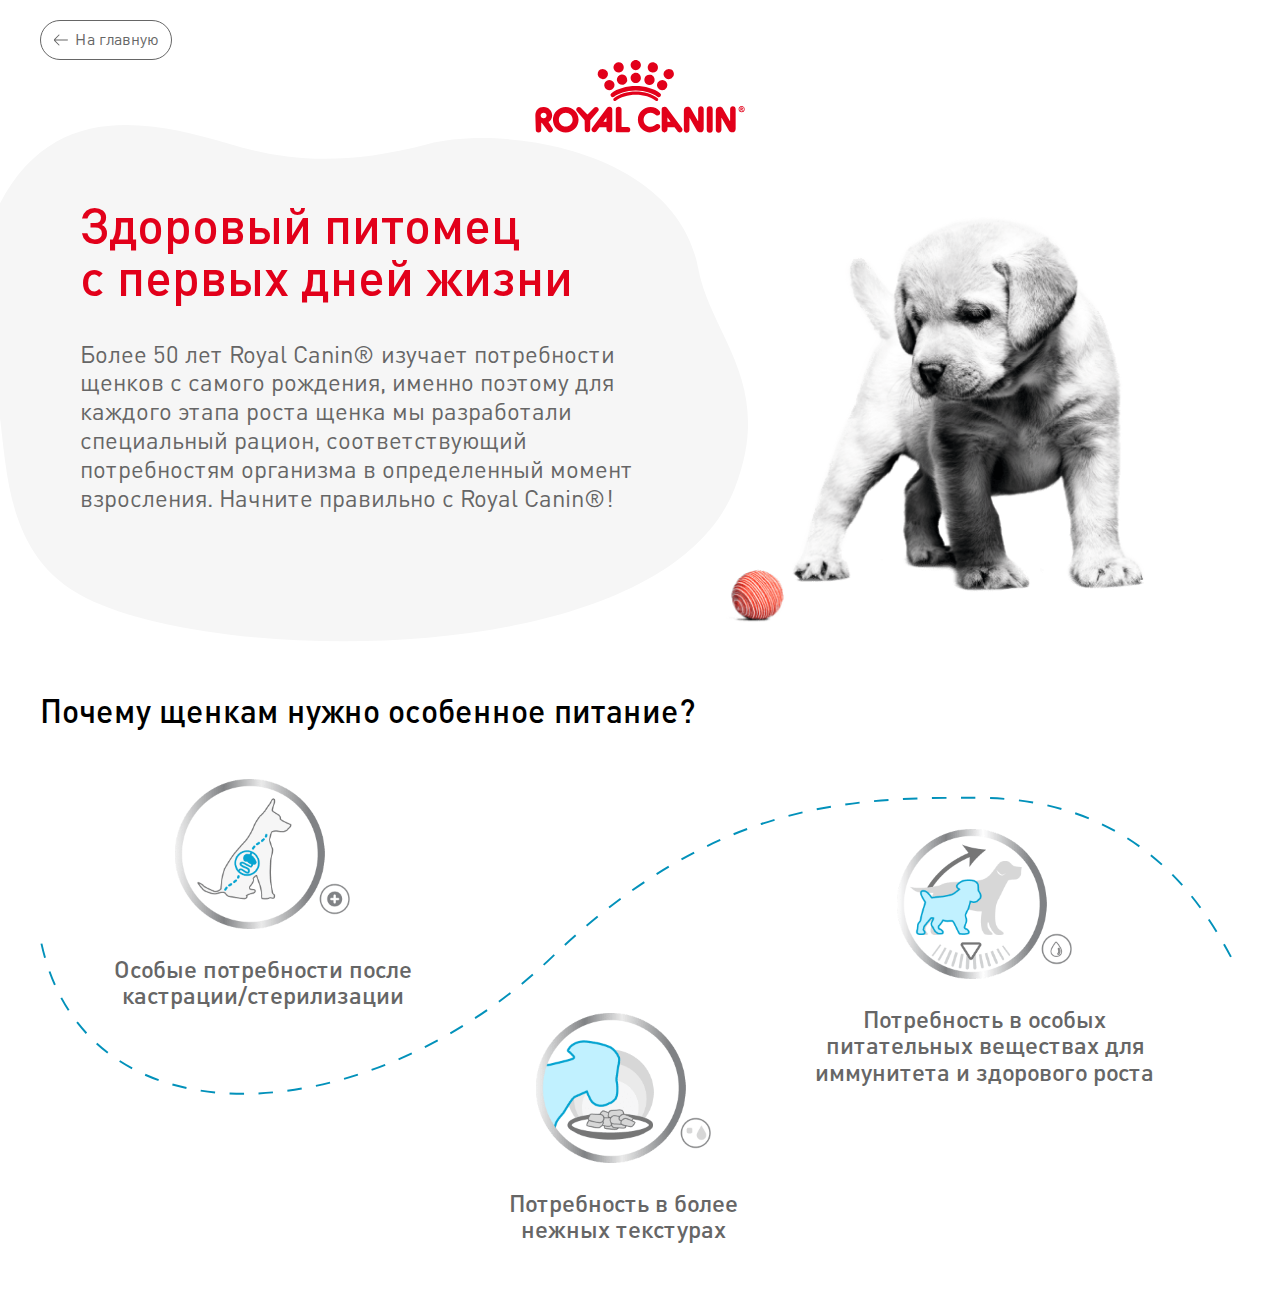
<file: puppy.html>
<!DOCTYPE html><html lang="ru"><head><meta charset="UTF-8"><meta http-equiv="X-UA-Compatible" content="IE=edge"><meta name="viewport" content="width=device-width,initial-scale=1"><link rel="preload" href="/fonts/DINPro-Regular.woff" as="font" type="font/woff" crossorigin><link rel="preload" href="/fonts/DINPro-Regular.woff2" as="font" type="font/woff2" crossorigin><link rel="preload" href="/fonts/DINPro-Medium.woff" as="font" type="font/woff" crossorigin><link rel="preload" href="/fonts/DINPro-Medium.woff2" as="font" type="font/woff2" crossorigin><link rel="preload" href="/fonts/DINPro-Bold.woff" as="font" type="font/woff" crossorigin><link rel="preload" href="/fonts/DINPro-Bold.woff2" as="font" type="font/woff2" crossorigin><link rel="preload" href="/fonts/Lumios-Marker.woff" as="font" type="font/woff" crossorigin><link rel="preload" href="/fonts/Lumios-Marker.woff2" as="font" type="font/woff2" crossorigin><link rel="stylesheet" href="./css/style.css"><title>Корма для щенков</title></head><body><main><header><div class="container pic"><a class="button-back-rc" href="./index.html"><svg width="16" height="16" viewBox="0 0 16 16" fill="currentColor" xmlns="http://www.w3.org/2000/svg"><path d="M1.355 6.94205L5.645 2.64705C5.69162 2.60043 5.74696 2.56345 5.80788 2.53822C5.86879 2.51299 5.93407 2.5 6 2.5C6.13315 2.5 6.26085 2.55289 6.355 2.64705C6.44915 2.7412 6.50205 2.8689 6.50205 3.00205C6.50205 3.1352 6.44915 3.26289 6.355 3.35705L2.205 7.50205H14.5C14.6326 7.50205 14.7598 7.55472 14.8536 7.64849C14.9473 7.74226 15 7.86944 15 8.00205C15 8.13465 14.9473 8.26183 14.8536 8.3556C14.7598 8.44937 14.6326 8.50205 14.5 8.50205H2.205L6.355 12.647C6.40186 12.6935 6.43906 12.7488 6.46445 12.8098C6.48983 12.8707 6.5029 12.936 6.5029 13.002C6.5029 13.0681 6.48983 13.1334 6.46445 13.1943C6.43906 13.2553 6.40186 13.3106 6.355 13.357C6.30852 13.4039 6.25322 13.4411 6.19229 13.4665C6.13136 13.4919 6.06601 13.5049 6 13.5049C5.93399 13.5049 5.86864 13.4919 5.80771 13.4665C5.74678 13.4411 5.69148 13.4039 5.645 13.357L1.355 9.06205C1.0741 8.7808 0.91632 8.39955 0.91632 8.00205C0.91632 7.60454 1.0741 7.2233 1.355 6.94205Z"/></svg> На главную </a><img class="logo-rc" src="./images/logo-rc.svg" width="210" height="73" alt="Логотип Royal Canin."></div></header><section class="hero-little"><h1 hidden>Royal Canin - Корма для щенят.</h1><div class="container pic"><div class="hero-little__wrapper"><div class="hero-little__content"><h2 class="hero-little__title h1">Здоровый питомец<br>с первых дней жизни</h2><div class="hero-little__text"><p class="hero-little__paragraph text1">Более 50 лет Royal Canin® изучает потребности щенков с самого рождения, именно поэтому для каждого этапа роста щенка мы разработали специальный рацион, соответствующий потребностям организма в определенный момент взросления. Начните правильно с Royal Canin®!</p></div></div><picture><source media="(max-width: 767px)" srcset="./images/puppy-mobile.png, ./images/puppy-mobile@2x.png 2x"><source media="(max-width: 1439px)" srcset="./images/puppy-tablet.png, ./images/puppy-tablet@2x.png 2x"><img class="hero-little__image hero-little__image--puppy" src="./images/puppy-desktop.png" srcset="./images/puppy-desktop.png, ./images/puppy-desktop@2x.png 2x" width="512" height="440" alt="Щенок играется с красным мячиком."></picture></div></div></section><section class="features-little"><h2 hidden>Особенное питание для котят.</h2><div class="container pic"><div class="features-little__wrapper"><h2 class="features-little__title h2">Почему щенкам нужно особенное питание?</h2><ul class="features-little__list"><li class="features-little__item"><img class="features-little__icon" src="./images/puppy-features-1.png" width="175" height="150" alt="Силует кота со схемой его пищеворения."><h3 class="features-little__subtitle h4">Особые потребности после кастрации/стерилизации</h3></li><li class="features-little__item"><img class="features-little__icon" src="./images/puppy-features-2.png" width="175" height="150" alt="Кот кушает из миски."><h3 class="features-little__subtitle h4">Потребность в более нежных текстурах</h3></li><li class="features-little__item"><img class="features-little__icon" src="./images/puppy-features-3.png" width="175" height="150" alt="Рост и взросление кота."><h3 class="features-little__subtitle h4">Потребность в особых питательных веществах для иммунитета и здорового роста</h3></li><svg class="features-little__dotted-line features-little__dotted-line--puppy" width="1234" height="310" viewBox="0 0 1234 310" fill="none" stroke="currentColor" xmlns="http://www.w3.org/2000/svg"><path d="M1.5 152.499C49 367.498 341 347.5 530 166.5C699.697 3.98625 840.391 1.49991 969 1.5C1132 1.50012 1200 104.5 1233 166.5" stroke-width="2" stroke-dasharray="15 15"/></svg></ul></div></div></section></main></body></html>
</file>
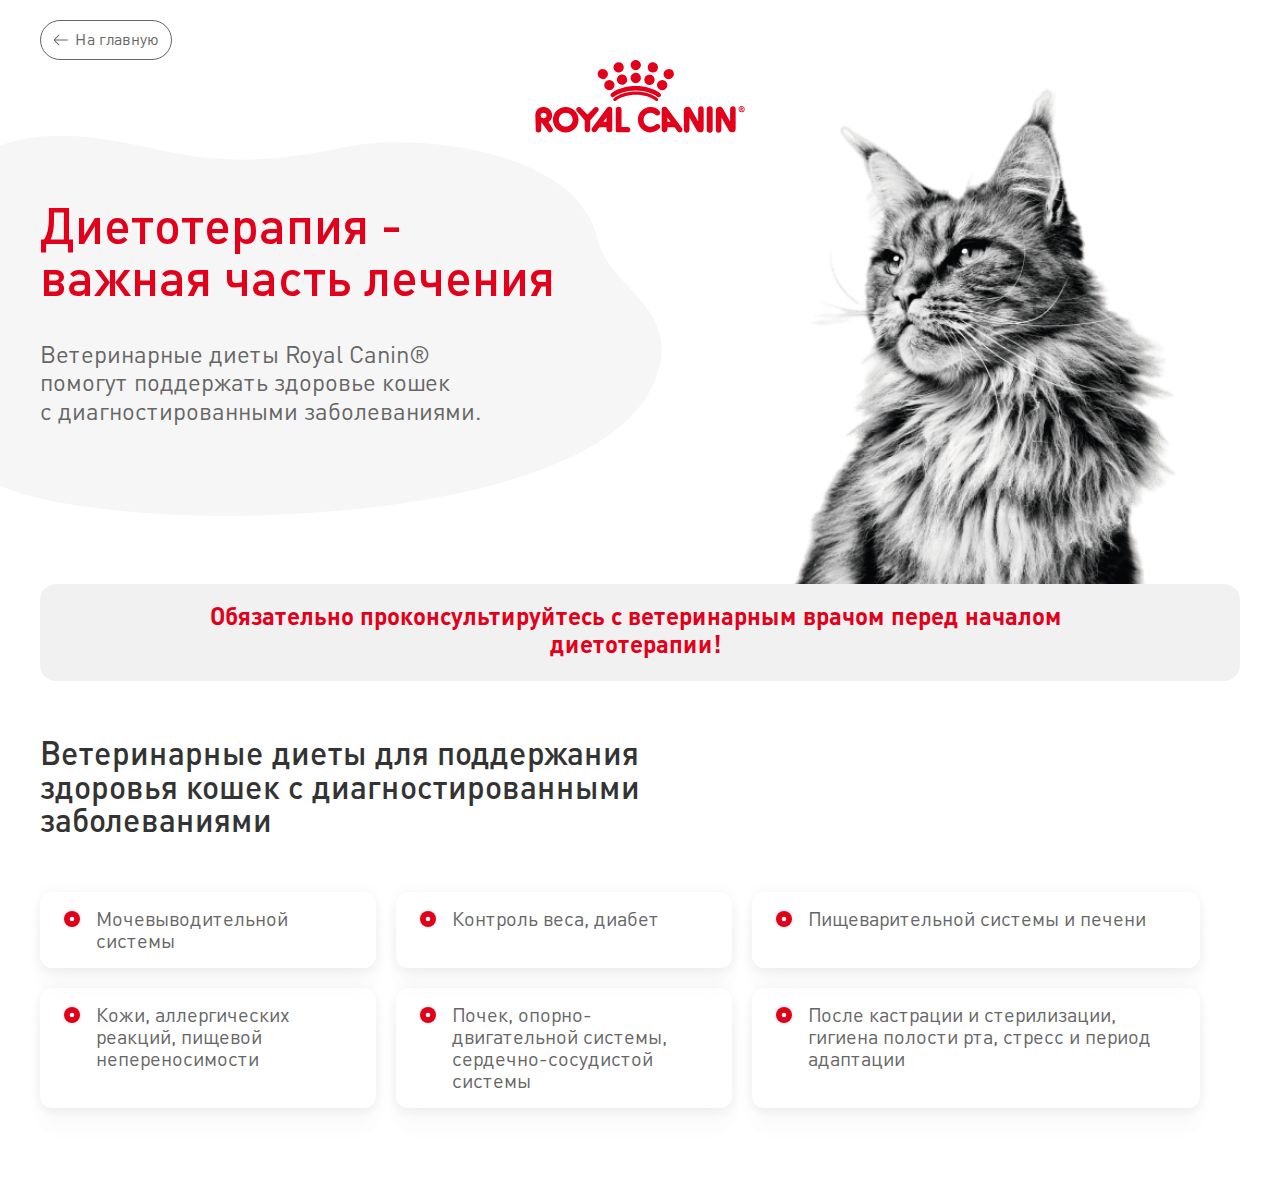
<file: vet-cats.html>
<!DOCTYPE html><html lang="ru"><head><meta charset="UTF-8"><meta http-equiv="X-UA-Compatible" content="IE=edge"><meta name="viewport" content="width=device-width,initial-scale=1"><link rel="preload" href="/fonts/DINPro-Regular.woff" as="font" type="font/woff" crossorigin><link rel="preload" href="/fonts/DINPro-Regular.woff2" as="font" type="font/woff2" crossorigin><link rel="preload" href="/fonts/DINPro-Medium.woff" as="font" type="font/woff" crossorigin><link rel="preload" href="/fonts/DINPro-Medium.woff2" as="font" type="font/woff2" crossorigin><link rel="preload" href="/fonts/DINPro-Bold.woff" as="font" type="font/woff" crossorigin><link rel="preload" href="/fonts/DINPro-Bold.woff2" as="font" type="font/woff2" crossorigin><link rel="preload" href="/fonts/Lumios-Marker.woff" as="font" type="font/woff" crossorigin><link rel="preload" href="/fonts/Lumios-Marker.woff2" as="font" type="font/woff2" crossorigin><link rel="stylesheet" href="./css/style.css"><title>Ветеринарные диеты для кошек</title></head><body><main><header><div class="container pic"><a class="button-back-rc" href="./index.html"><svg width="16" height="16" viewBox="0 0 16 16" fill="currentColor" xmlns="http://www.w3.org/2000/svg"><path d="M1.355 6.94205L5.645 2.64705C5.69162 2.60043 5.74696 2.56345 5.80788 2.53822C5.86879 2.51299 5.93407 2.5 6 2.5C6.13315 2.5 6.26085 2.55289 6.355 2.64705C6.44915 2.7412 6.50205 2.8689 6.50205 3.00205C6.50205 3.1352 6.44915 3.26289 6.355 3.35705L2.205 7.50205H14.5C14.6326 7.50205 14.7598 7.55472 14.8536 7.64849C14.9473 7.74226 15 7.86944 15 8.00205C15 8.13465 14.9473 8.26183 14.8536 8.3556C14.7598 8.44937 14.6326 8.50205 14.5 8.50205H2.205L6.355 12.647C6.40186 12.6935 6.43906 12.7488 6.46445 12.8098C6.48983 12.8707 6.5029 12.936 6.5029 13.002C6.5029 13.0681 6.48983 13.1334 6.46445 13.1943C6.43906 13.2553 6.40186 13.3106 6.355 13.357C6.30852 13.4039 6.25322 13.4411 6.19229 13.4665C6.13136 13.4919 6.06601 13.5049 6 13.5049C5.93399 13.5049 5.86864 13.4919 5.80771 13.4665C5.74678 13.4411 5.69148 13.4039 5.645 13.357L1.355 9.06205C1.0741 8.7808 0.91632 8.39955 0.91632 8.00205C0.91632 7.60454 1.0741 7.2233 1.355 6.94205Z"/></svg> На главную </a><img class="logo-rc" src="./images/logo-rc.svg" width="210" height="73" alt="Логотип Royal Canin."></div></header><section class="hero-vet"><h1 hidden>Royal Canin - Ветеринарные корма для кошек.</h1><div class="container pic"><div class="hero-vet__wrapper"><div class="hero-vet__content"><h2 class="hero-vet__title h1">Диетотерапия -<br>важная часть лечения</h2><p class="hero-vet__paragraph text1">Ветеринарные диеты Royal Canin® помогут поддержать здоровье кошек<br>с диагностированными заболеваниями.</p></div><picture><source media="(max-width: 767px)" srcset="./images/vet-cat-mobile.png, ./images/vet-cat-mobile@2x.png 2x"><source media="(max-width: 1439px)" srcset="./images/vet-cat-tablet.png, ./images/vet-cat-tablet@2x.png 2x"><img class="hero-vet__image" src="./images/vet-cat-desktop.png" srcset="./images/vet-cat-desktop.png, ./images/vet-cat-desktop@2x.png 2x" width="442" height="535" alt="Большой и красивый кот."></picture><p class="hero-vet__warning cap2">Обязательно проконсультируйтесь с ветеринарным врачом перед началом диетотерапии!</p></div></div></section><section class="diseases-vet"><h2 hidden>Royal Canin - Ветеринарные корма для кошек.</h2><div class="container pic"><div class="diseases-vet__wrapper"><h2 class="diseases-vet__title h2">Ветеринарные диеты для поддержания здоровья кошек с диагностированными заболеваниями</h2><ul class="diseases-vet__list"><li class="diseases-vet__item">Мочевыводительной системы</li><li class="diseases-vet__item">Контроль веса, диабет</li><li class="diseases-vet__item">Пищеварительной системы и печени</li><li class="diseases-vet__item">Кожи, аллергических реакций, пищевой непереносимости</li><li class="diseases-vet__item">Почек, опорно-двигательной системы, сердечно-сосудистой системы</li><li class="diseases-vet__item">После кастрации и стерилизации, гигиена полости рта, стресс и период адаптации</li></ul></div></div></section></main></body></html>
</file>
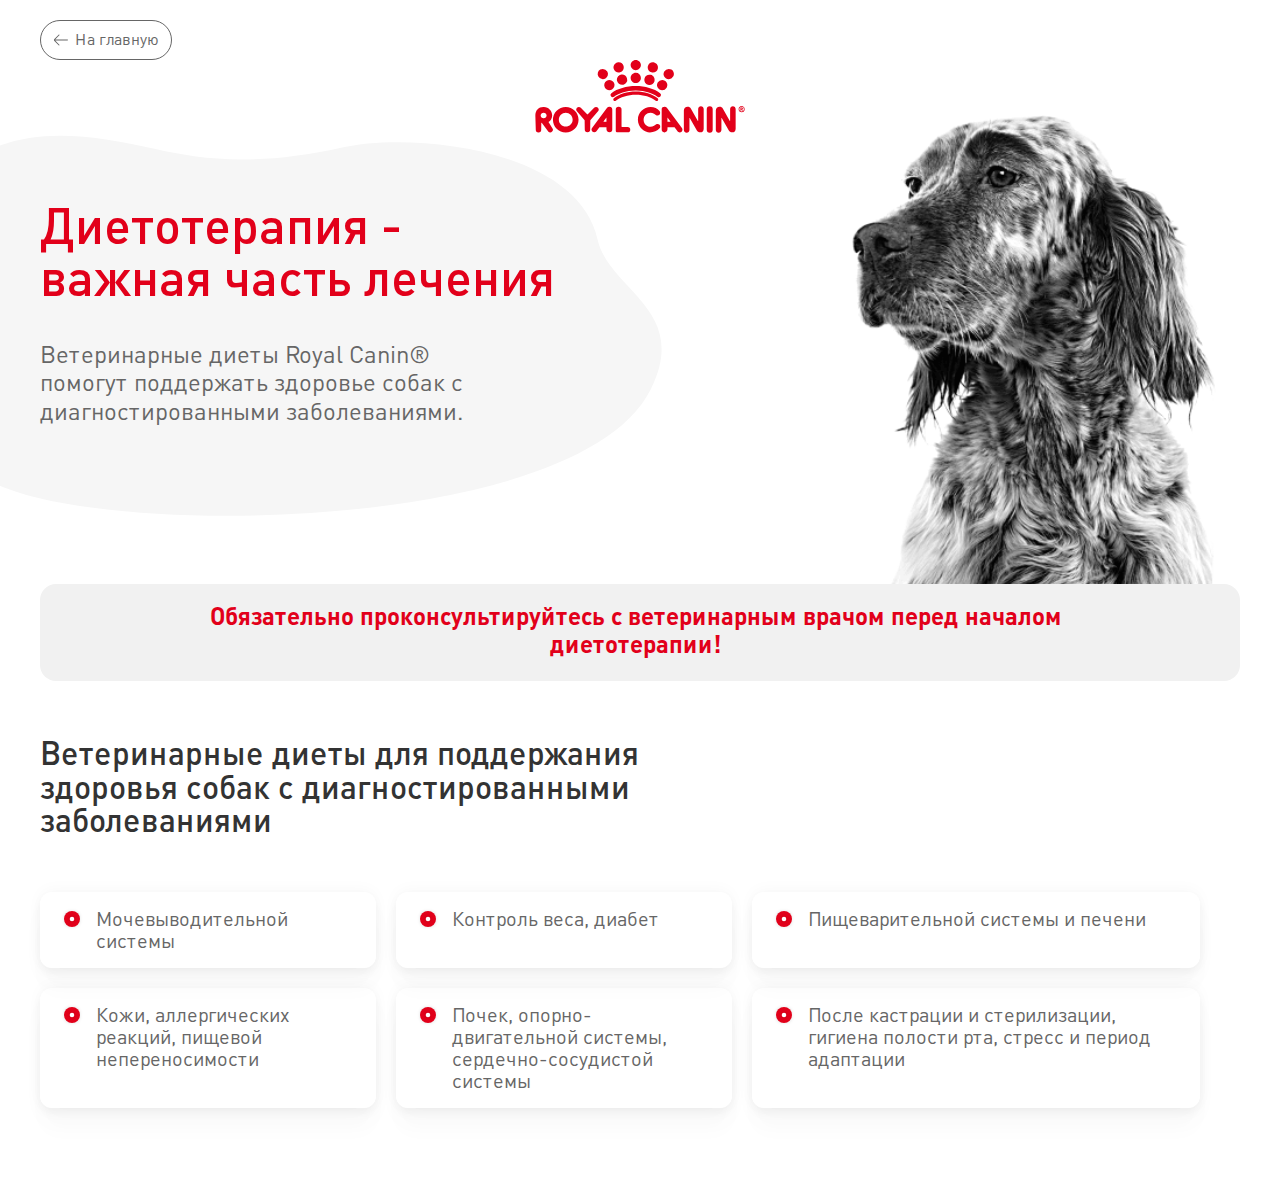
<file: vet-dogs.html>
<!DOCTYPE html><html lang="ru"><head><meta charset="UTF-8"><meta http-equiv="X-UA-Compatible" content="IE=edge"><meta name="viewport" content="width=device-width,initial-scale=1"><link rel="preload" href="/fonts/DINPro-Regular.woff" as="font" type="font/woff" crossorigin><link rel="preload" href="/fonts/DINPro-Regular.woff2" as="font" type="font/woff2" crossorigin><link rel="preload" href="/fonts/DINPro-Medium.woff" as="font" type="font/woff" crossorigin><link rel="preload" href="/fonts/DINPro-Medium.woff2" as="font" type="font/woff2" crossorigin><link rel="preload" href="/fonts/DINPro-Bold.woff" as="font" type="font/woff" crossorigin><link rel="preload" href="/fonts/DINPro-Bold.woff2" as="font" type="font/woff2" crossorigin><link rel="preload" href="/fonts/Lumios-Marker.woff" as="font" type="font/woff" crossorigin><link rel="preload" href="/fonts/Lumios-Marker.woff2" as="font" type="font/woff2" crossorigin><link rel="stylesheet" href="./css/style.css"><title>Ветеринарные диеты для собак</title></head><body><main><header><div class="container pic"><a class="button-back-rc" href="./index.html"><svg width="16" height="16" viewBox="0 0 16 16" fill="currentColor" xmlns="http://www.w3.org/2000/svg"><path d="M1.355 6.94205L5.645 2.64705C5.69162 2.60043 5.74696 2.56345 5.80788 2.53822C5.86879 2.51299 5.93407 2.5 6 2.5C6.13315 2.5 6.26085 2.55289 6.355 2.64705C6.44915 2.7412 6.50205 2.8689 6.50205 3.00205C6.50205 3.1352 6.44915 3.26289 6.355 3.35705L2.205 7.50205H14.5C14.6326 7.50205 14.7598 7.55472 14.8536 7.64849C14.9473 7.74226 15 7.86944 15 8.00205C15 8.13465 14.9473 8.26183 14.8536 8.3556C14.7598 8.44937 14.6326 8.50205 14.5 8.50205H2.205L6.355 12.647C6.40186 12.6935 6.43906 12.7488 6.46445 12.8098C6.48983 12.8707 6.5029 12.936 6.5029 13.002C6.5029 13.0681 6.48983 13.1334 6.46445 13.1943C6.43906 13.2553 6.40186 13.3106 6.355 13.357C6.30852 13.4039 6.25322 13.4411 6.19229 13.4665C6.13136 13.4919 6.06601 13.5049 6 13.5049C5.93399 13.5049 5.86864 13.4919 5.80771 13.4665C5.74678 13.4411 5.69148 13.4039 5.645 13.357L1.355 9.06205C1.0741 8.7808 0.91632 8.39955 0.91632 8.00205C0.91632 7.60454 1.0741 7.2233 1.355 6.94205Z"/></svg> На главную </a><img class="logo-rc" src="./images/logo-rc.svg" width="210" height="73" alt="Логотип Royal Canin."></div></header><section class="hero-vet"><h1 hidden>Royal Canin - Ветеринарные корма для собак.</h1><div class="container pic"><div class="hero-vet__wrapper"><div class="hero-vet__content"><h2 class="hero-vet__title h1">Диетотерапия -<br>важная часть лечения</h2><p class="hero-vet__paragraph text1">Ветеринарные диеты Royal Canin® помогут поддержать здоровье собак с диагностированными заболеваниями.</p></div><picture><source media="(max-width: 767px)" srcset="./images/vet-dog-mobile.png, ./images/vet-dog-mobile@2x.png 2x"><source media="(max-width: 1439px)" srcset="./images/vet-dog-tablet.png, ./images/vet-dog-tablet@2x.png 2x"><img class="hero-vet__image hero-vet__image--dog" src="./images/vet-dog-desktop.png" srcset="./images/vet-dog-desktop.png, ./images/vet-dog-desktop@2x.png 2x" width="389" height="583" alt="Большая и красивая собака."></picture><p class="hero-vet__warning cap2">Обязательно проконсультируйтесь с ветеринарным врачом перед началом диетотерапии!</p></div></div></section><section class="diseases-vet"><h2 hidden>Royal Canin - Ветеринарные корма для собак.</h2><div class="container pic"><div class="diseases-vet__wrapper"><h2 class="diseases-vet__title h2">Ветеринарные диеты для поддержания здоровья собак с диагностированными заболеваниями</h2><ul class="diseases-vet__list"><li class="diseases-vet__item">Мочевыводительной системы</li><li class="diseases-vet__item">Контроль веса, диабет</li><li class="diseases-vet__item">Пищеварительной системы и печени</li><li class="diseases-vet__item">Кожи, аллергических реакций, пищевой непереносимости</li><li class="diseases-vet__item">Почек, опорно-двигательной системы, сердечно-сосудистой системы</li><li class="diseases-vet__item">После кастрации и стерилизации, гигиена полости рта, стресс и период адаптации</li></ul></div></div></section></main></body></html>
</file>
<file: css/style.css>
@charset "UTF-8";@font-face{font-family:DINPro-Bold;font-display:swap;src:url(../fonts/DINPro-Bold.woff2) format("woff2"),url(../fonts/DINPro-Bold.woff) format("woff");font-weight:700;font-style:normal}@font-face{font-family:DINPro-Medium;font-display:swap;src:url(../fonts/DINPro-Medium.woff2) format("woff2"),url(../fonts/DINPro-Medium.woff) format("woff");font-weight:500;font-style:normal}@font-face{font-family:DINPro-Regular;font-display:swap;src:url(../fonts/DINPro-Regular.woff2) format("woff2"),url(../fonts/DINPro-Regular.woff) format("woff");font-weight:400;font-style:normal}@font-face{font-family:Lumios-Marker;font-display:swap;src:url(../fonts/Lumios-Marker.woff2) format("woff2"),url(../fonts/Lumios-Marker.woff) format("woff");font-weight:400;font-style:normal}:root{--sup1:75px/1.15 "DINPro-Bold";--h1:50px/1.05 "DINPro-Medium";--h2:32px/1.05 "DINPro-Medium";--h2caps:32px/1.2 "DINPro-Medium";--h3:36px/1.3 "Lumios-Marker";--h4:24px/1.1 "DINPro-Medium";--h5:22px/1.1 "DINPro-Medium";--text1:24px/1.2 "DINPro-Regular";--text2:20px/1.15 "DINPro-Medium";--text3:20px/1.1 "DINPro-Regular";--text4:24px/1.2 "DINPro-Regular";--text5:24px/1.2 "DINPro-Medium";--cap1:32px/1.15 "DINPro-Regular";--cap2:24px/1.15 "DINPro-Bold";--cap3:16px/1.35 "DINPro-Regular";--button:22px/1.35 "DINPro-Medium";--brand-1:#E2001A;--brand-2:#F1F1F1;--brand-3:#FFFFFF;--brand-4:#F6F6F6;--brand-5:#EDB865;--interface:#D7D7D7;--interface-dark:#333333;--text:#666666}.sup1{font:var(--sup1);letter-spacing:-2px;text-transform:uppercase}.h1{font:var(--h1)}.h2{font:var(--h2)}.h2caps{font:var(--h2caps);text-transform:uppercase}.h3{font:var(--h3)}.h4{font:var(--h4)}.h5{font:var(--h5)}.text1{font:var(--text1)}.text2{font:var(--text2)}.text3{font:var(--text3)}.text4{font:var(--text4)}.text5{font:var(--text5)}.cap1{font:var(--cap1)}.cap2{font:var(--cap2)}.cap3{font:var(--cap3)}.button{font:var(--button)}.hero-rc__wrapper{display:flex;gap:50px;background-image:url(../images/hero-bg-desktop.svg);background-repeat:no-repeat;background-position:center;background-size:contain;height:460px;margin-top:30px;margin-bottom:80px}.hero-rc__image{margin-top:48px;margin-left:41px}.hero-rc__titles{position:relative;display:flex;flex-direction:column;gap:15px;margin-top:128px;padding-right:20px}.hero-rc__titles::after{content:"";position:absolute;background-image:url(../images/icons/paw.svg);background-repeat:no-repeat;background-size:51px;width:51px;height:51px;-webkit-transform:rotate(52deg);transform:rotate(52deg);right:110px;bottom:125px}.hero-rc__titles::before{content:"";position:absolute;background-image:url(../images/icons/paw.svg);background-repeat:no-repeat;background-size:51px;width:51px;height:49px;-webkit-transform:rotate(2deg);transform:rotate(2deg);top:90px;right:21px}.hero-rc__main-title{color:var(--brand-1);z-index:5}.hero-rc__subtitle{z-index:5}.hero-rc__subtitle span{position:relative}.hero-rc__subtitle span::after{content:"";position:absolute;background-image:url(../images/hero-underline.svg);background-repeat:no-repeat;width:97px;height:9px;bottom:-7px;left:-2px}.advantages-rc__wrapper{position:relative;display:grid;grid-template-columns:585px auto;grid-template-rows:repeat(2,auto);gap:70px;padding:0 80px;margin-bottom:110px}.advantages-rc__wrapper:before{content:"";position:absolute;background-image:url(../images/advantages-curve.svg);background-repeat:no-repeat;background-position:center;width:305px;height:178px;bottom:120px;left:50%;-webkit-transform:translateX(-50%) rotate(-36deg);transform:translateX(-50%) rotate(-36deg);z-index:-1}.advantages-rc__text-top{max-width:582px}.advantages-rc__text-bottom{max-width:507px;margin-top:113px;order:4}.advantages-rc__paragrapgh{color:var(--text);font:var(--text1)}.advantages-rc__paragrapgh--red{color:var(--brand-1)}.advantages-rc__list{position:relative;display:grid;grid-template-columns:repeat(3,auto);align-content:flex-start;flex-wrap:wrap;gap:35px;max-height:140px;font:var(--text2);list-style-type:none;counter-reset:custom-counter;order:3}.advantages-rc__list:before{content:"";position:absolute;background-image:url(../images/advantages-bg-desktop.svg);background-repeat:no-repeat;background-position:center;background-size:cover;background-clip:content-box;max-width:665px;width:665px;height:257px;top:-60px;left:-70px;z-index:-1}.advantages-rc__item{position:relative;display:flex;flex-basis:120px;align-items:center;gap:20px;color:var(--brand-1);max-width:24ch}.advantages-rc__item:before{content:counter(custom-counter);counter-increment:custom-counter;font:var(--h3)}.advantages-rc__item:after{content:"";position:absolute;left:-4px;width:23px;height:30px;background-image:url(../images/icons/marker-circle.svg);background-size:contain;background-repeat:no-repeat}.advantages-rc picture{position:relative}.advantages-rc__image{position:absolute;top:-15px;left:0}.foods-rc__wrapper{margin-bottom:100px}.foods-rc__title{margin-bottom:60px}.foods-rc__list{display:grid;grid-template-columns:repeat(4,1fr);justify-content:center;-webkit-column-gap:30px;column-gap:30px;row-gap:50px;margin-bottom:60px}.foods-rc__item{transition:.2s ease-in-out;border-radius:0 0 58px 58px}.foods-rc__item:hover{-webkit-transform:scale(110%);transform:scale(110%)}.foods-rc__item:active{-webkit-transform:scale(95%);transform:scale(95%)}.foods-rc__card-title{color:var(--text);margin-bottom:12px}.foods-rc__button{display:flex;justify-content:center;align-items:center;font:var(--button);color:var(--brand-1);border-radius:32px;border:2px solid var(--brand-1);background-color:var(--brand-3);box-sizing:border-box;margin:0 auto;width:289px;height:62px;transition:.2s ease-in-out}.foods-rc__button:hover{color:var(--brand-3);background-color:var(--brand-1)}.foods-rc__button:active{opacity:.5;-webkit-transform:scale(95%);transform:scale(95%)}.achivments-rc{opacity:0;height:0;overflow:hidden;transition:opacity .5s,height .5s,padding .5s}.achivments-rc--isShow{opacity:1;height:auto;padding:10px 0}.achivments-rc__wrapper{margin-bottom:90px}.achivments-rc__title{width:55%;margin-bottom:60px}.achivments-rc__list{display:flex;justify-content:center;gap:100px;padding:30px 50px;background-color:var(--brand-4);border-radius:388px}.achivments-rc__item{display:flex;flex-direction:column;gap:4px;max-width:280px}.achivments-rc__term{font:var(--h3);color:var(--brand-1)}.achivments-rc__definition{font:var(--text4);color:var(--text)}.health-rc{opacity:0;height:0;padding:0;overflow:hidden;transition:opacity .5s,height .5s,padding .5s}.health-rc--isShow{opacity:1;height:auto;padding:10px 0}.health-rc__wrapper{padding-bottom:43px}.health-rc__title{margin-bottom:60px}.health-rc__list{display:flex;justify-content:space-between}.health-rc__item{position:relative;display:flex;flex-direction:column;gap:16px;max-width:40ch}.health-rc__item--equal{position:relative}.health-rc__item--equal::before{content:"";position:absolute;background-image:url(../images/icons/equals.svg);background-repeat:no-repeat;width:48px;height:28px;top:75px;left:-125px}.health-rc__item--equal::after{content:"";position:absolute;right:-10px;bottom:10px;width:411px;height:239px;background-image:url(../images/health-bg-cloud-desktop.svg);background-repeat:no-repeat;background-size:contain;background-position:center;z-index:-1}.health-rc__item:first-child::after{content:"";position:absolute;background-image:url(../images/icons/plus.svg);background-repeat:no-repeat;width:43px;height:46px;top:65px;right:-65px}.health-rc__term{font:var(--h4);color:var(--brand-1)}.health-rc__term--white{color:var(--brand-3)}.health-rc__definition{font:var(--text4);color:var(--text)}.health-rc__definition--white{color:var(--brand-3)}.health-rc__definition span{-webkit-hyphens:auto;-ms-hyphens:auto;hyphens:auto;word-wrap:break-word}sub,sup{font-size:75%;line-height:0;position:relative;vertical-align:baseline}sub{bottom:-.25em}sup{top:-.5em}button,input,optgroup,select,textarea{font-family:inherit;font-size:100%;line-height:1.15;margin:0}button,input{overflow:visible}button,select{text-transform:none}[type=button],[type=reset],[type=submit],button{-webkit-appearance:button}[type=button]::-moz-focus-inner,[type=reset]::-moz-focus-inner,[type=submit]::-moz-focus-inner,button::-moz-focus-inner{border-style:none;padding:0}[type=button]:-moz-focusring,[type=reset]:-moz-focusring,[type=submit]:-moz-focusring,button:-moz-focusring{outline:ButtonText dotted 1px}[type=number]::-webkit-inner-spin-button,[type=number]::-webkit-outer-spin-button{height:auto}[type=search]{-webkit-appearance:textfield;outline-offset:-2px}[type=search]::-webkit-search-decoration{-webkit-appearance:none}::-webkit-file-upload-button{-webkit-appearance:button;font:inherit}template{display:none}[hidden]{position:absolute;width:1px;height:1px;margin:-1px;border:0;padding:0;white-space:nowrap;-webkit-clip-path:inset(100%);clip-path:inset(100%);clip:rect(0 0 0 0);overflow:hidden}*,::after,::before{padding:0;margin:0;box-sizing:border-box}html{line-height:1.15;-webkit-text-size-adjust:100%}body{font-family:-apple-system,BlinkMacSystemFont,'Segoe UI',Roboto,Oxygen,Ubuntu,Cantarell,'Fira Sans','Droid Sans','Helvetica Neue',sans-serif;-webkit-font-smoothing:antialiased;-moz-osx-font-smoothing:grayscale;min-width:320px}input::-ms-clear{display:none}input:-webkit-autofill,input:-webkit-autofill:focus,input:-webkit-autofill:hover{-webkit-box-shadow:0 0 0 1000px #fff inset}button{cursor:pointer}progress{vertical-align:baseline}a{color:inherit}a,a:hover,a:visited{text-decoration:none}ul li{list-style:none}img{vertical-align:bottom}.container.pic{max-width:1280px;margin:0 auto}.button-back-rc{display:inline-flex;align-items:center;gap:6px;font:var(--cap3);padding:8px 12px;margin-top:20px;border-radius:20px;border:1px solid var(--text);color:var(--text);transition:.1s ease-in-out}.button-back-rc:hover{color:var(--brand-1);border:1px solid var(--brand-1)}.button-back-rc:active{-webkit-transform:scale(90%);transform:scale(90%)}.logo-rc{position:absolute;top:60px;left:50%;-webkit-transform:translateX(-50%);transform:translateX(-50%)}.hero-adult{overflow:hidden}.hero-adult__wrapper{position:relative;display:grid;grid-template-columns:1fr 1fr;margin-top:48px;margin-bottom:141px;padding-top:10px;padding-bottom:28px}.hero-adult__content{position:relative;display:flex;flex-direction:column;gap:30px;padding-top:115px;width:88%}.hero-adult__content:before{content:"";position:absolute;background-image:url(../images/adult-bg-desktop.svg);background-repeat:no-repeat;width:836px;height:559px;top:5%;left:-175px;z-index:-1}.hero-adult__title{color:var(--brand-1)}.hero-adult__text{display:flex;flex-direction:column;gap:16px}.hero-adult__paragraph{font:var(--text1);color:var(--text)}.hero-adult__paragraph:nth-child(2){max-width:523px}.hero-adult__image{position:absolute;right:0;bottom:-30px}.foods-adult__wrapper{padding-bottom:50px}.foods-adult__title{margin-bottom:50px}.foods-adult__list{display:grid;grid-template-columns:repeat(3,1fr);gap:30px}.foods-adult__item{transition:.2s ease-in-out}.foods-adult__item:hover{-webkit-transform:scale(110%);transform:scale(110%)}.foods-adult__item:active{-webkit-transform:scale(95%);transform:scale(95%)}.foods-adult__card-title{color:var(--text)}.foods-adult__link{display:flex;flex-direction:column;justify-content:space-between;gap:16px}.hero-little{overflow:hidden}.hero-little__wrapper{display:grid;grid-template-columns:1fr 1fr;align-items:flex-end;margin-top:45px;margin-bottom:60px;padding-bottom:127px}.hero-little__content{position:relative;display:flex;flex-direction:column;gap:30px;padding-top:100px;width:84%}.hero-little__content:before{content:"";position:absolute;background-image:url(../images/adult-bg-desktop.svg);background-repeat:no-repeat;background-size:contain;width:799px;height:527px;top:0;left:-130px;z-index:-1}.hero-little__title{color:var(--brand-1)}.hero-little__paragraph{font:var(--text1);color:var(--text)}.hero-little__image{margin-bottom:-53px;margin-left:-105px}.hero-little__image--puppy{margin-bottom:-120px;margin-left:0}.features-little__wrapper{margin-bottom:64px}.features-little__title{margin-bottom:46px}.features-little__list{position:relative;display:flex;justify-content:space-between}.features-little__dotted-line{position:absolute;top:12px;width:100%;stroke:#ea3b6f;z-index:-1}.features-little__dotted-line--puppy{stroke:#0291ba}.features-little__item{display:flex;flex-direction:column;align-items:center;gap:30px;max-width:347px}.features-little__item:nth-child(1){margin-left:77px}.features-little__item:nth-child(2){margin-top:234px;max-width:239px}.features-little__item:nth-child(3){margin-top:50px;margin-right:64px}.features-little__subtitle{color:var(--text);text-align:center}.hero-pedigree{overflow:hidden}.hero-pedigree__wrapper{display:flex;justify-content:space-between;align-items:flex-end;margin-bottom:60px;padding-bottom:100px}.hero-pedigree__content{position:relative;display:flex;flex-direction:column;gap:30px;margin-top:145px;width:82%;max-width:545px;color:var(--brand-3)}.hero-pedigree__content:before{content:"";position:absolute;background-image:url(../images/pedigree-bg-desktop.svg);background-repeat:no-repeat;background-size:contain;width:790px;height:507px;top:-70px;left:-150px;z-index:-1}.hero-pedigree__image{margin-bottom:-100px;margin-left:-105px}.hero-pedigree__image--dog{margin-bottom:-65px}.unique-pedigree__wrapper{display:flex;gap:30px;margin-bottom:26px}.unique-pedigree__title{color:var(--brand-5);margin-bottom:19px}.unique-pedigree__list{display:grid;grid-template-columns:1fr 1fr;-webkit-column-gap:65px;column-gap:65px;row-gap:55px}.unique-pedigree__item{display:flex;flex-direction:column;gap:10px;padding-right:5px;max-width:415px}.unique-pedigree__subtitle{position:relative;padding-left:32px;color:var(--brand-5)}.unique-pedigree__subtitle::before{content:"";position:absolute;top:50%;left:0;-webkit-transform:translateY(-50%);transform:translateY(-50%);width:24px;border-bottom:2px solid var(--brand-5)}.unique-pedigree__description{color:var(--text)}.hero-vet{overflow:hidden}.hero-vet__wrapper{position:relative;display:flex;flex-direction:column;justify-content:space-between;margin-bottom:60px}.hero-vet__content{position:relative;display:flex;flex-direction:column;gap:30px;margin-top:145px;margin-bottom:158px;width:82%;max-width:545px}.hero-vet__content:before{content:"";position:absolute;background-image:url(../images/vet-bg-desktop.svg);background-repeat:no-repeat;background-size:contain;width:772px;height:392px;top:-70px;left:-150px;z-index:-1}.hero-vet__title{color:var(--brand-1)}.hero-vet__paragraph{color:var(--text);width:81%}.hero-vet__image{position:absolute;top:20px;right:72px;z-index:-1}.hero-vet__image--dog{top:0;right:48px}.hero-vet__warning{display:block;color:var(--brand-1);background-color:var(--brand-2);padding:18px 124px 24px 115px;border-radius:16px;text-align:center}.diseases-vet__wrapper{margin-bottom:75px}.diseases-vet__title{color:var(--interface-dark);margin-bottom:50px;max-width:729px}.diseases-vet__list{display:grid;grid-template-columns:3fr 3fr 4fr;gap:20px}.diseases-vet__item{position:relative;font:var(--text3);color:var(--text);border-radius:12px;box-shadow:0 5px 11px 0 rgba(0,0,0,.04),0 -2px 16px 0 rgba(0,0,0,.03),0 14px 27px 0 rgba(0,0,0,.02),0 26px 23px 0 rgba(0,0,0,.01),0 78px 35px 0 transparent;padding:16px 20px 16px 56px}.diseases-vet__item::before{content:"";position:absolute;background-image:url(../images/icons/double-dot.svg);background-repeat:no-repeat;background-position:center;background-size:24px;top:15px;left:20px;width:24px;height:24px}@media only screen and (max-width:1439px){.advantages-rc__wrapper:before{display:none}.advantages-rc__image{max-width:100%;height:auto}.foods-rc__wrapper{padding-right:56px;padding-left:40px;margin-bottom:70px}.foods-rc__title{width:60%;margin-bottom:40px}.foods-rc__list{-webkit-column-gap:24px;column-gap:24px;row-gap:40px}.foods-rc__image{width:100%;height:auto}.achivments-rc__wrapper{margin-bottom:60px;padding-right:45px;padding-left:41px}.achivments-rc__list{gap:40px;padding:30px 40px}.health-rc__wrapper{padding-right:61px;padding-bottom:120px;padding-left:40px}.health-rc__list{position:relative;display:grid;justify-items:center;grid-template-rows:1fr 1fr;grid-template-columns:1fr 1fr;row-gap:50px}.health-rc__list::before{content:"";position:absolute;background-image:url(../images/health-arrow.svg);background-repeat:no-repeat;width:140px;height:127px;top:50%;right:30%}.health-rc__item{position:static;max-width:49ch}.health-rc__item--equal{position:absolute;bottom:20px;left:15%}.health-rc__item--equal::before{display:none}.health-rc__item--equal::after{top:-45px;right:auto;bottom:auto;left:-57px;width:470px;height:267px}.health-rc__item:first-child::after{background-size:34px 36px;width:34px;height:36px;top:35px;right:auto;left:50%;-webkit-transform:translateX(-50%);transform:translateX(-50%)}.button-back-rc{margin-left:40px}.hero-adult__wrapper{align-items:end;padding-right:80px;padding-left:80px}.hero-adult__content{width:98%}.hero-adult__content:before{top:10%}.hero-adult__image{width:500px;height:auto}.foods-adult__wrapper{padding-right:68px;padding-bottom:64px;padding-left:40px}.foods-adult__link{gap:12px;height:100%}.foods-adult__image{width:100%;height:auto}.hero-little__wrapper{grid-template-columns:auto auto;align-items:end;padding-right:80px;padding-left:80px}.hero-little__content{width:98%}.hero-little__content:before{top:5%}.hero-little__image{width:500px;height:auto;margin-left:auto}.features-little__wrapper{padding-right:48px;padding-left:40px}.features-little__item:nth-child(1){margin-left:49px}.features-little__item:nth-child(3){margin-right:74px}.hero-pedigree__wrapper{position:relative;align-items:end;padding-right:80px;padding-left:80px}.hero-pedigree__content{width:98%}.hero-pedigree__image{position:absolute;right:0;bottom:0;margin-bottom:0;margin-left:auto;width:640px;height:auto}.hero-vet__wrapper,.unique-pedigree__wrapper{padding:0 40px}.hero-vet__content{width:98%}.diseases-vet__wrapper{padding-right:80px;padding-left:40px}}@media only screen and (max-width:1439px) and (max-width:991px){.health-rc__list::before{top:44%;right:22%}}@media only screen and (max-width:1439px) and (max-width:767px){.health-rc__list::before{top:60%;right:0;width:88px;height:81px;background-size:65px;-webkit-transform:rotate(-25deg);transform:rotate(-25deg)}}@media only screen and (max-width:1199px){:root{--sup1:60px/1.15 "DINPro-Bold";--h1:40px/1.05 "DINPro-Medium";--h2:26px/1.05 "DINPro-Medium";--h2caps:26px/1.05 "DINPro-Medium";--h3:28px/1.3 "Lumios-Marker";--h4:18px/1.1 "DINPro-Medium";--h5:16px/1.1 "DINPro-Medium";--text1:18px/1.2 "DINPro-Regular";--text2:18px/1.15 "DINPro-Medium";--text3:16px/1.1 "DINPro-Regular";--text4:16px/1.2 "DINPro-Regular";--text5:18px/1.2 "DINPro-Medium";--cap2:16px/1.15 "DINPro-Bold";--cap3:14px/1.35 "DINPro-Regular";--button:18px/1.35 "DINPro-Medium"}.hero-rc__wrapper{position:relative;flex-direction:column;gap:0;align-items:flex-end;height:490px;margin-bottom:66px}.hero-rc__image{position:absolute;right:32px;bottom:0;width:432px;height:289px;margin:0}.hero-rc__titles{position:static;align-self:flex-start;margin-top:110px;margin-left:40px;order:-1}.hero-rc__titles::after{left:203px}.hero-rc__titles::before{top:145px;right:66px}.advantages-rc__wrapper{display:flex;flex-direction:column;gap:0;padding-right:30px;padding-left:40px;margin-bottom:80px}.advantages-rc__text-top{max-width:69vw;margin-bottom:41px}.advantages-rc__text-bottom{max-width:43vw;margin-top:0}.advantages-rc__list{max-width:570px;gap:43px;margin-bottom:60px;order:2}.advantages-rc__list:before{display:none}.advantages-rc__item{max-width:none}.advantages-rc__image{max-width:369px;height:245px;top:90px;right:0;left:auto}.foods-rc__button{width:277px;height:48px}.achivments-rc__title{margin-bottom:40px}.achivments-rc__item{max-width:185px}.health-rc__title{margin-bottom:42px}.health-rc__item{max-width:290px}.health-rc__item--equal::after{top:auto;bottom:-40px;left:-55px;width:355px;height:181px;background-image:url(../images/health-bg-cloud-tablet.svg)}.logo-rc{top:30px;width:157px;height:55px}.hero-adult__wrapper{grid-template-columns:auto auto;margin-top:95px;margin-bottom:24px;padding:0 40px 116px}.hero-adult__content{padding-top:0;width:64%;max-width:545px}.hero-adult__content:before{background-image:url(../images/adult-bg-tablet.svg);width:831px;height:475px;top:-15%;left:-56%}.hero-adult__paragraph:nth-child(2){width:86%}.hero-adult__image{bottom:50px;width:420px}.hero-adult__image--dog{width:360px;right:35px}.foods-adult__title{margin-bottom:40px}.foods-adult__card-title{max-width:127px}.hero-little__wrapper{position:relative;margin-top:95px;padding:0 40px 116px}.hero-little__content{padding-top:0;width:69%;max-width:545px}.hero-little__content:before{background-image:url(../images/adult-bg-tablet.svg);width:831px;height:400px;top:-24%;left:-30%}.hero-little__paragraph{width:86%}.hero-little__image{position:absolute;right:37px;bottom:70px;width:600px}.hero-little__image--puppy{max-width:500px}.features-little__title{margin-bottom:36px}.features-little__item{gap:24px;max-width:270px}.features-little__item:nth-child(3){margin-top:70px}.features-little__icon{width:145px;height:auto}.hero-pedigree__wrapper{padding:0 40px 70px}.hero-pedigree__content{padding-top:0;margin-top:95px;width:69%}.hero-pedigree__content:before{width:634px;height:428px;top:-20%;left:-25%}.hero-pedigree__paragraph{width:75%}.hero-pedigree__image{right:3vw;width:600px}.hero-pedigree__image--dog{width:55vw}.unique-pedigree__wrapper{gap:12px;margin-bottom:81px;padding-right:60px;padding-left:40px}.unique-pedigree__heading{order:2}.unique-pedigree__title{margin-bottom:27px}.unique-pedigree__image{width:204px;height:130px;margin-left:-30px;-webkit-transform:scaleX(-1);transform:scaleX(-1)}.unique-pedigree__list{-webkit-column-gap:48px;column-gap:48px;row-gap:21px}.unique-pedigree__item{padding-right:0}.hero-vet__content{padding-top:0;margin-top:102px;width:69%}.hero-vet__content:before{width:660px}.hero-vet__paragraph{width:61%}.hero-vet__image{right:27px;width:344px;height:auto}.hero-vet__image--dog{right:50px;width:320px}.hero-vet__warning{padding:14px 118px 20px 117px}.diseases-vet__wrapper{margin-bottom:52px}.diseases-vet__list{grid-template-columns:2fr 3fr;-webkit-column-gap:30px;column-gap:30px;row-gap:16px}.diseases-vet__item:nth-child(2){order:5}.diseases-vet__item:nth-child(4){order:3}.diseases-vet__item:nth-child(5){order:6}.diseases-vet__item:nth-child(6){order:4}.diseases-vet__item::before{top:13px}}@media only screen and (max-width:991px){.hero-rc__wrapper{background-image:url(../images/hero-bg-tablet.svg);background-position:top;margin-bottom:58px}.achivments-rc__title{width:70%}.health-rc__list{justify-items:stretch}.health-rc__item:nth-child(2){justify-self:flex-end}.health-rc__item--equal{left:52px}.hero-little__content:before{width:765px;top:-13%;left:-45%}.hero-little__paragraph{width:91%}.hero-little__image{width:378px}.features-little__dotted-line{top:30px;height:auto}.features-little__item{max-width:205px}.features-little__item:nth-child(1){margin-left:20px}.features-little__item:nth-child(2){margin-top:173px;margin-left:-50px;max-width:180px}.features-little__item:nth-child(3){margin-top:44px;margin-right:40px}.features-little__icon{width:105px;height:90px}.hero-pedigree__content:before{top:-15%;left:-35%}.hero-pedigree__paragraph{width:68%}.hero-pedigree__image{right:37px;bottom:70px;width:52vw}.hero-pedigree__image--dog{width:50vw}.hero-vet__content{margin-bottom:64px}.hero-vet__content:before{background-image:url(../images/vet-bg-tablet.svg);width:623px;height:265px;top:-25%;left:-33%}.hero-vet__paragraph{width:70%}.hero-vet__image{width:270px}.hero-vet__image--dog{top:45px;width:220px}}@media only screen and (max-width:767px){:root{--sup1:40px/1.15 "DINPro-Bold";--h1:28px/1.05 "DINPro-Medium";--h2:22px/1.05 "DINPro-Medium";--h4:16px/1.1 "DINPro-Medium";--h5:14px/1.1 "DINPro-Medium";--text1:16px/1.2 "DINPro-Regular";--text2:16px/1.15 "DINPro-Medium";--text5:16px/1.2 "DINPro-Medium";--cap1:24px/1.15 "DINPro-Regular";--cap3:12px/1.35 "DINPro-Regular";--button:16px/1.35 "DINPro-Medium"}.hero-rc__wrapper{position:relative;align-items:center;gap:7px;height:auto;margin-bottom:40px}.hero-rc__image{position:static;width:285px;height:191px}.hero-rc__titles{align-self:auto;gap:12px;margin-top:46px;margin-left:0}.hero-rc__titles::after{background-size:32px;width:32px;height:32px;top:150px;right:56px;bottom:auto;left:auto}.hero-rc__titles::before{background-size:32px;width:32px;height:31px;top:125px;right:20px}.hero-rc__subtitle span::after{width:68px}.advantages-rc__wrapper{padding-left:20px}.advantages-rc__text-top{max-width:100%;margin-bottom:35px}.advantages-rc__text-bottom{max-width:100%;margin-bottom:20px}.advantages-rc__list{display:flex;flex-wrap:wrap;-webkit-column-gap:33px;column-gap:33px;row-gap:20px;margin-bottom:30px;max-width:none;max-height:none}.advantages-rc__item{gap:14px;max-width:120px}.advantages-rc picture{text-align:center;order:4}.advantages-rc__image{position:static;max-width:320px;width:100%;height:auto}.foods-rc__wrapper{padding-right:30px;padding-left:20px}.foods-rc__title{width:100%;margin-bottom:30px}.foods-rc__list{grid-template-columns:repeat(2,1fr);justify-items:center;gap:30px;margin-bottom:30px}.foods-rc__image{min-width:120px;max-width:170px}.foods-rc__button{width:189px;height:42px}.achivments-rc__wrapper{padding-right:30px;padding-left:21px}.achivments-rc__title{width:100%;margin-bottom:30px}.achivments-rc__list{flex-direction:column;gap:20px;padding:0;background-color:transparent;border-radius:0}.achivments-rc__item{max-width:none}.health-rc__wrapper{padding-right:43px;padding-left:21px}.health-rc__title{margin-bottom:30px}.health-rc__list{display:flex;flex-direction:column;gap:20px}.health-rc__item{max-width:96%;gap:12px}.health-rc__item--equal{position:static;max-width:225px;margin-top:80px}.health-rc__item--equal::after{bottom:-50px;left:-20px;width:307px;height:190px;background-image:url(../images/health-bg-cloud-mobile.svg)}.health-rc__item:first-child::after{position:static;margin-top:8px;-webkit-transform:none;transform:none}.button-back-rc{padding:7px 12px;margin-top:17px;margin-left:20px}.logo-rc{top:70px;width:79px;height:27px}.hero-adult__wrapper{display:flex;flex-direction:column;align-items:center;padding-right:25px;padding-bottom:0;padding-left:20px}.hero-adult__content{gap:20px;width:100%}.hero-adult__content:before{background-size:73%;width:810px;left:-15%}.hero-adult__text{gap:12px;max-width:490px}.hero-adult__paragraph:nth-child(2){width:95%}.hero-adult__image{position:static;width:100%;margin-top:-15px}.foods-adult__wrapper{padding-right:20px;padding-bottom:81px;padding-left:20px}.foods-adult__title{margin-bottom:30px}.foods-adult__list{display:flex;flex-direction:column;gap:20px}.foods-adult__card-title{max-width:none}.foods-adult__link{align-items:center}.hero-little__wrapper{display:flex;flex-direction:column;align-items:flex-end;margin-bottom:100px;padding-right:25px;padding-bottom:0;padding-left:25px}.hero-little__content{gap:20px;width:100%;max-width:none}.hero-little__content:before{background-size:73%;width:810px;left:-15%}.hero-little__paragraph{width:100%;max-width:288px}.hero-little__image{right:0;bottom:0}.hero-little__image--puppy{margin-bottom:-53px}.features-little__wrapper{padding:0 20px;margin-bottom:32px}.features-little__title{margin-bottom:30px;text-align:center}.features-little__list{flex-direction:column;align-items:center;justify-content:center;gap:30px}.features-little__dotted-line{display:none}.features-little__item:nth-child(1){margin:0}.features-little__item:nth-child(2){margin:0;max-width:227px}.features-little__item:nth-child(3){margin:0}.features-little__icon{width:159px;height:auto}.hero-pedigree__wrapper{display:flex;flex-direction:column;align-items:flex-end;margin-bottom:150px;padding-right:25px;padding-bottom:0;padding-left:25px}.hero-pedigree__content{gap:20px;width:100%;max-width:none}.hero-pedigree__content:before{background-size:73%;width:810px}.hero-pedigree__paragraph{width:100%;max-width:288px}.hero-pedigree__image{width:55vw;right:0;bottom:-55px}.hero-pedigree__image--dog{width:50vw;bottom:-65px}.unique-pedigree__wrapper{position:relative;flex-direction:column;gap:30px;padding:0 20px 190px;margin-bottom:19px}.unique-pedigree__heading{order:0}.unique-pedigree__title{margin-bottom:0}.unique-pedigree__image{position:absolute;right:48%;bottom:0;width:258px;height:170px;-webkit-transform:translateX(50%);transform:translateX(50%)}.unique-pedigree__list{display:flex;flex-direction:column;gap:20px}.unique-pedigree__item{gap:8px}.hero-vet__wrapper{display:flex;flex-direction:column;align-items:flex-end;gap:50px;margin-bottom:60px;padding:0 20px}.hero-vet__content{gap:20px;margin-bottom:40px;width:97%;max-width:none}.hero-vet__content:before{background-image:url(../images/vet-bg-mobile.svg);background-size:100%;width:95vw;height:440px;max-width:330px;top:-25%;left:-25px}.hero-vet__paragraph{width:100%;max-width:315px}.hero-vet__image{width:300px;right:0;z-index:1}.hero-vet__image--dog{top:60px;right:20px;width:230px}.hero-vet__warning{padding:14px 11px 14px 10px;z-index:2}.diseases-vet__wrapper{padding:0 20px}.diseases-vet__title{margin-bottom:30px}.diseases-vet__list{display:flex;flex-direction:column}.diseases-vet__item{padding:12px 10px 12px 34px}.diseases-vet__item:nth-child(2){order:3}.diseases-vet__item:nth-child(3){order:4}.diseases-vet__item:nth-child(4){order:2}.diseases-vet__item::before{background-size:16px;top:15px;left:11px;width:12px;height:12px}}@media only screen and (max-width:575px){.hero-rc__wrapper{background-image:url(../images/hero-bg-mobile.svg)}.hero-adult__content{max-width:340px}.hero-adult__content:before{background-image:url(../images/adult-bg-mobile.svg);background-size:100%;width:96vw;height:89rem;max-width:370px;top:-14%;left:-25px}.foods-adult__link{align-items:flex-start}.hero-little__content:before{background-image:url(../images/little-bg-mobile.svg);background-size:100%;width:98vw;height:440px;max-width:356px;top:-13%;left:-25px}.hero-little__image{position:static;width:100%;margin-top:-15px}.features-little__item{gap:12px;max-width:230px}.hero-pedigree__wrapper{margin-bottom:60px}.hero-pedigree__content:before{background-image:url(../images/pedigree-bg-mobile.svg);background-size:100%;width:98vw;height:440px;max-width:356px;top:-15%;left:-25px}.hero-pedigree__image{position:static;width:100%;margin-top:10px}.hero-vet__wrapper{gap:0}.hero-vet__content{margin-bottom:20px}.hero-vet__image{position:static;width:100%;max-width:300px}.hero-vet__image--dog{margin-right:34px;width:220px}.hero-vet__warning{margin-top:-25px}}@media only screen and (min-width:575px) and (max-width:767px){.foods-rc__title{text-align:center}.health-rc__item--equal,.health-rc__item--equal::after{margin-left:10%}.hero-little__title,.hero-pedigree__title,.hero-vet__title{width:80%}}@media only screen and (max-width:1439px) and (min-width:575px) and (max-width:767px){.health-rc__list::before{right:13%;width:108px;height:102px;background-size:106px;-webkit-transform:rotate(-10deg);transform:rotate(-10deg)}}
</file>
